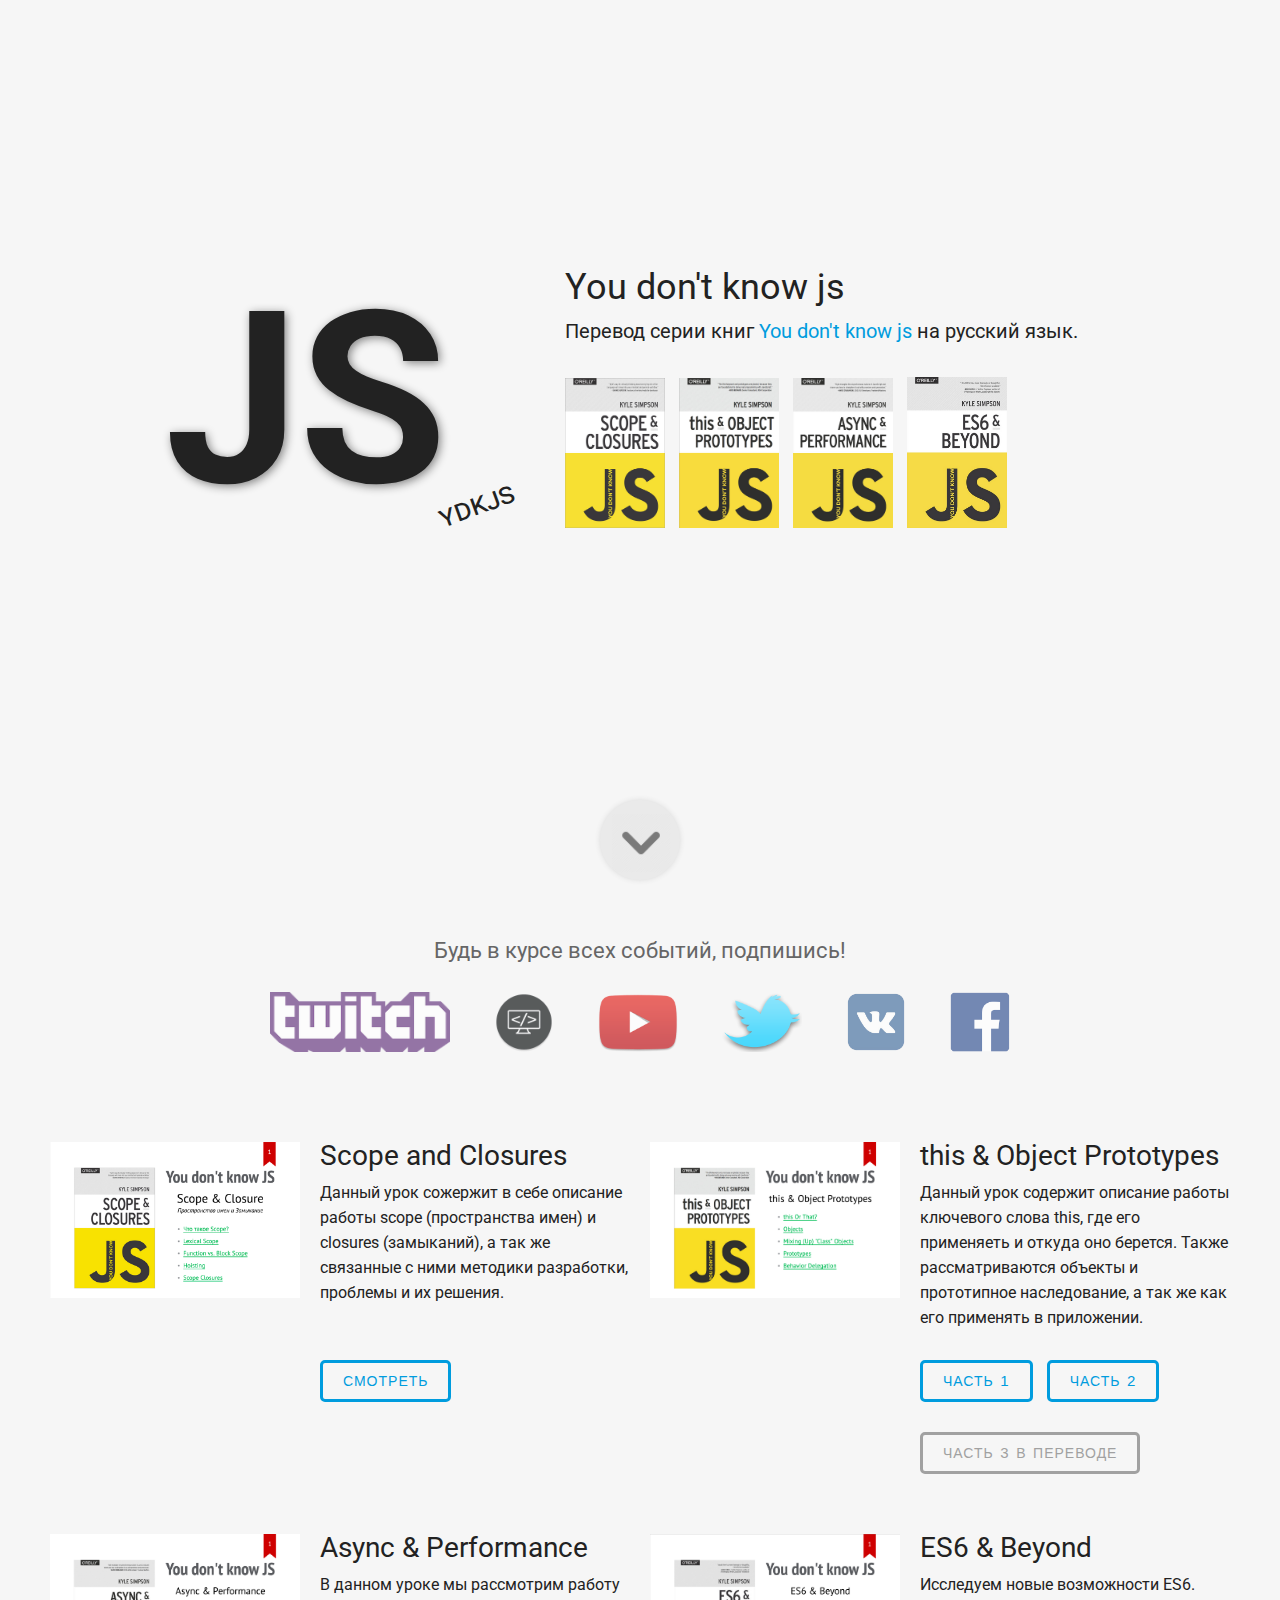
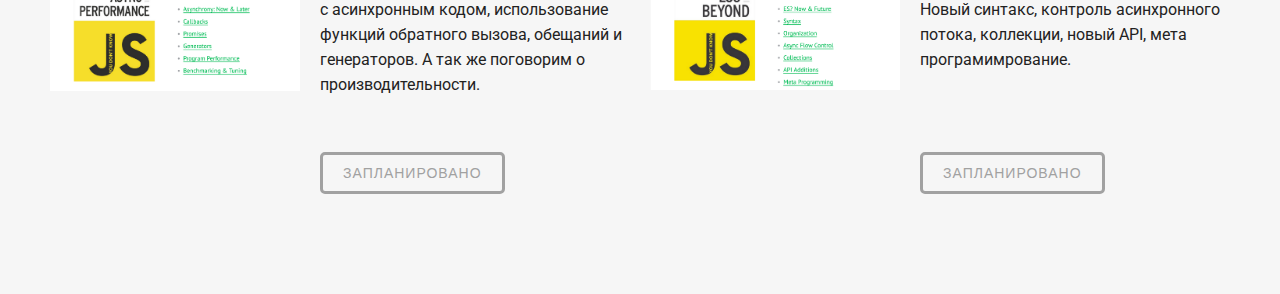
<file: index.html>
<!DOCTYPE html>
<html>
<head>
	<meta charset="utf-8">
	<meta http-equiv="X-UA-Compatible" content="IE=edge">
	<title>You don't know JS - на русском</title>
	<link href='https://fonts.googleapis.com/css?family=Roboto:400,700,300&subset=latin,cyrillic' rel='stylesheet' type='text/css'>
	<link rel="stylesheet" href="css/main.css">

	<script src="https://cdnjs.cloudflare.com/ajax/libs/jquery/3.1.1/jquery.min.js"></script>
	<script src="js/main.js"></script>

	<script>
		(function(i,s,o,g,r,a,m){i['GoogleAnalyticsObject']=r;i[r]=i[r]||function(){
		(i[r].q=i[r].q||[]).push(arguments)},i[r].l=1*new Date();a=s.createElement(o),
		m=s.getElementsByTagName(o)[0];a.async=1;a.src=g;m.parentNode.insertBefore(a,m)
		})(window,document,'script','https://www.google-analytics.com/analytics.js','ga');

		ga('create', 'UA-77908609-1', 'auto');
		ga('send', 'pageview');
	</script>

	<script type="text/javascript">
		$(function(){
			$('main article .content > a').on('click', function(event){
				var a = $(event.currentTarget);
				var vtag = a.data('vtag');
				ga('send', 'event', 'lecture', 'go', vtag);
			});
		});
	</script>

</head>
<body>
	<header>
		<div class="logo">
			<span>JS</span>
			<em>ydkjs</em>
		</div>
		<div class="desc">
			<h1>You don't know js</h1>
			<p>
				Перевод серии книг <a href="https://github.com/getify/You-Dont-Know-JS" target="_blank" title="You don't know js">You don't know js</a> 
				на русский язык.
			</p>
			<div class="books">
				<a target="_blank" href="https://github.com/getify/You-Dont-Know-JS/blob/master/scope%20&%20closures/README.md#you-dont-know-js-scope--closures"><img src="img/sac_cover.jpg" alt=""></a>
				<a target="_blank" href="https://github.com/getify/You-Dont-Know-JS/blob/master/this%20&%20object%20prototypes/README.md#you-dont-know-js-this--object-prototypes"><img src="img/taop_cover.jpg" alt=""></a>
				<a target="_blank" href="https://github.com/getify/You-Dont-Know-JS/blob/master/async%20&%20performance/README.md#you-dont-know-js-async--performance"><img src="img/aap_cover.jpg" alt=""></a>
				<a target="_blank" href="https://github.com/getify/You-Dont-Know-JS/blob/master/es6%20&%20beyond/README.md#you-dont-know-js-es6--beyond"><img src="img/es6_cover.jpg" alt=""></a>
			</div>
		</div>
	</header>

	<div class="scroll">
		<span></span>
	</div>

	<section class="networks">
		<p>Будь в курсе всех событий, подпишись!</p>
		<ul>
			<li>
				<a target="_blank" href="https://www.twitch.tv/jokeinthepoke" title="twitch account"><img src="img/twitch.png" alt="twitch"></a>
			</li>
			
			<li>
				<a target="_blank" href="https://www.livecoding.tv/nixel/" title="livecoding account"><img src="img/livecoding.png" alt="livecoding"></a>
			</li>

			<li>
				<a target="_blank" href="https://www.youtube.com/c/RomanKuzovlev" title="youtube account"><img src="img/youtube.png" alt="youtube"></a>
			</li>

			<li>
				<a target="_blank" href="https://twitter.com/RKuzovlev" title="twitter account"><img src="img/twitter.png" alt="twitter"></a>
			</li>

			<li>
				<a target="_blank" href="http://vk.com/ydkjs" title="vkontakte account"><img src="img/vkontakte.png" alt="facebook"></a>
			</li>

			<li>
				<a target="_blank" href="https://www.facebook.com/groups/734879493320491" title="facebook account"><img src="img/facebook.png" alt="facebook"></a>
			</li>
		</ul>
	</section>

	<main>
		<article>
			<img src="img/sac.png" alt="" class="poster">
			<div class="content">
				<h2>Scope and Closures</h2>
				<p class="desc">Данный урок сожержит в себе описание работы scope (пространства имен) и closures (замыканий), а так же связанные с ними методики разработки, проблемы и их решения.</p>
				<a href="https://youtu.be/uI-hjpmNeYI" data-vtag="sac" target="_blank" title="Scope and Closures"><button class="status ready">смотреть</button></a>
			</div>
		</article>

		<article>
			<img src="img/taop.png" alt="" class="poster">
			<div class="content">
				<h2>this & Object Prototypes</h2>
				<p class="desc">Данный урок содержит описание работы ключевого слова <em>this</em>, где его применяеть и откуда оно берется. Также рассматриваются объекты и прототипное наследование, а так же как его применять в приложении.</p>
				<a href="https://youtu.be/3btM1eujf9s?list=PLX2w39aiY5NJFkTMw0XaJ5yW_95lkjVNP" data-vtag="taop1" target="_blank" title="this - контекст исполнения функции"><button class="status ready">часть <span class="n">1</span></button></a>
				<a href="https://youtu.be/xltVJZbTl4Y?list=PLX2w39aiY5NJFkTMw0XaJ5yW_95lkjVNP" data-vtag="taop2" target="_blank" title="Объекты"><button class="status ready">часть <span class="n">2</span></button></a>
				<button class="status progress">часть <span class="n">3</span> в переводе</button>
			</div>
		</article>

		<article>
			<img src="img/aap.png" alt="" class="poster">
			<div class="content">
				<h2>Async & Performance</h2>
				<p class="desc">В данном уроке мы рассмотрим работу с асинхронным кодом, использование функций обратного вызова, обещаний и генераторов. А так же поговорим о производительности.</p>
				<button class="status planned">запланировано</button>
			</div>
		</article>

		<article>
			<img src="img/es6ab.png" alt="" class="poster">
			<div class="content">
				<h2>ES6 & Beyond</h2>
				<p class="desc">Исследуем новые возможности ES6. Новый синтакс, контроль асинхронного потока, коллекции, новый API, мета програмимрование.</p>
				<button class="status planned">запланировано</button>
			</div>
		</article>
	</main>

	<footer>
		
	</footer>

</body>
</html>
</file>
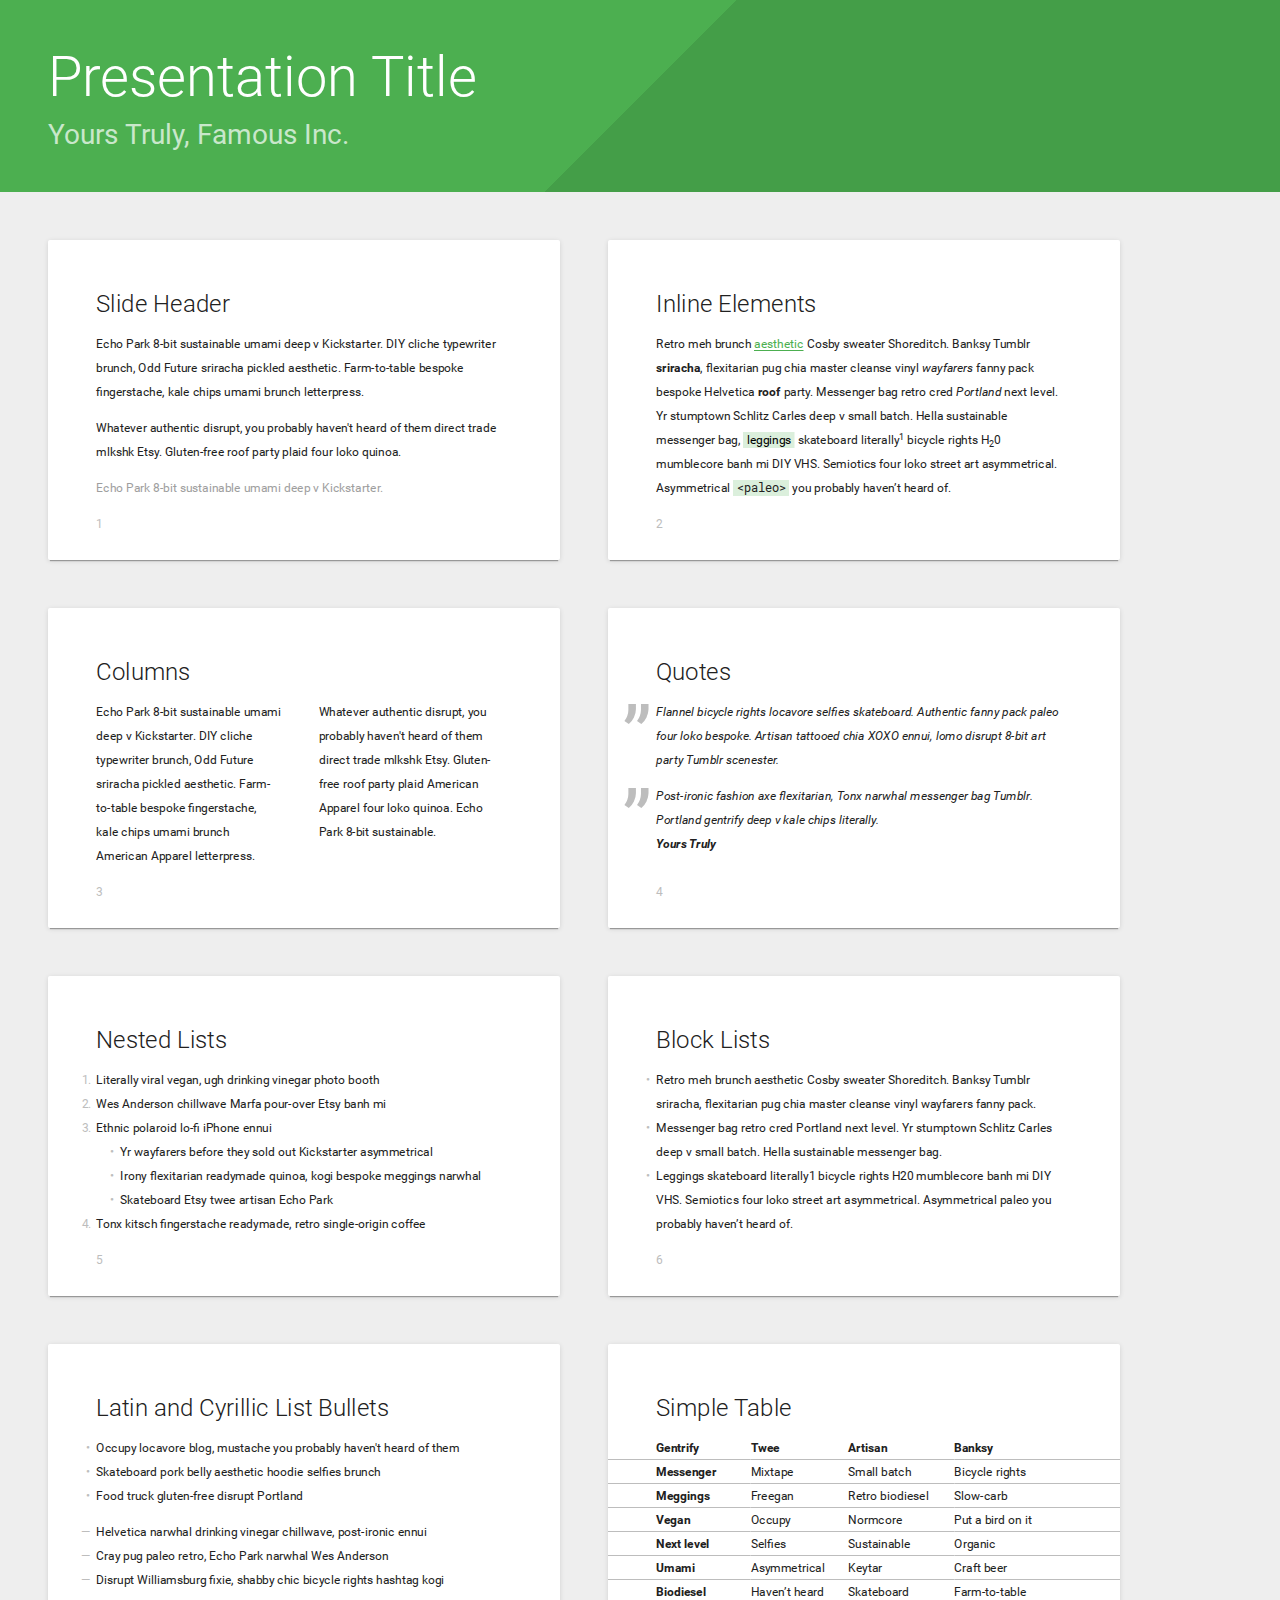
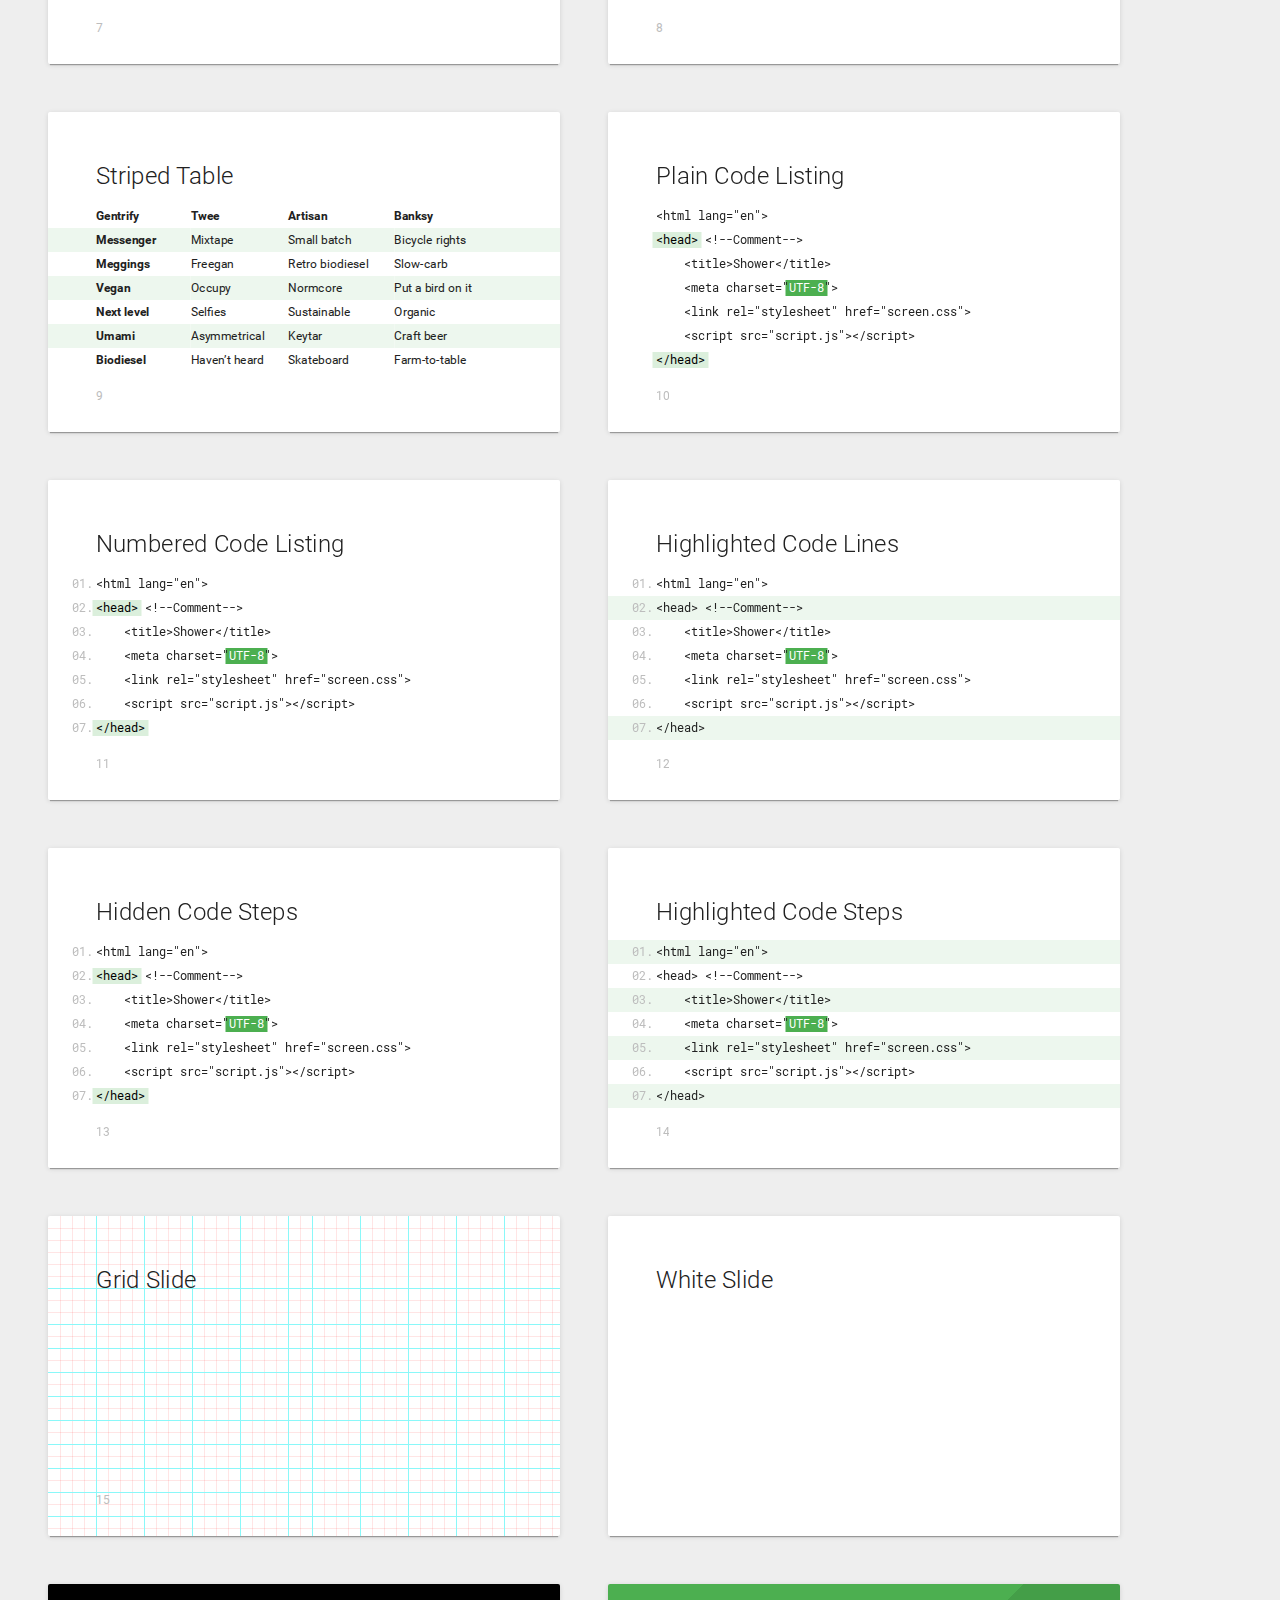
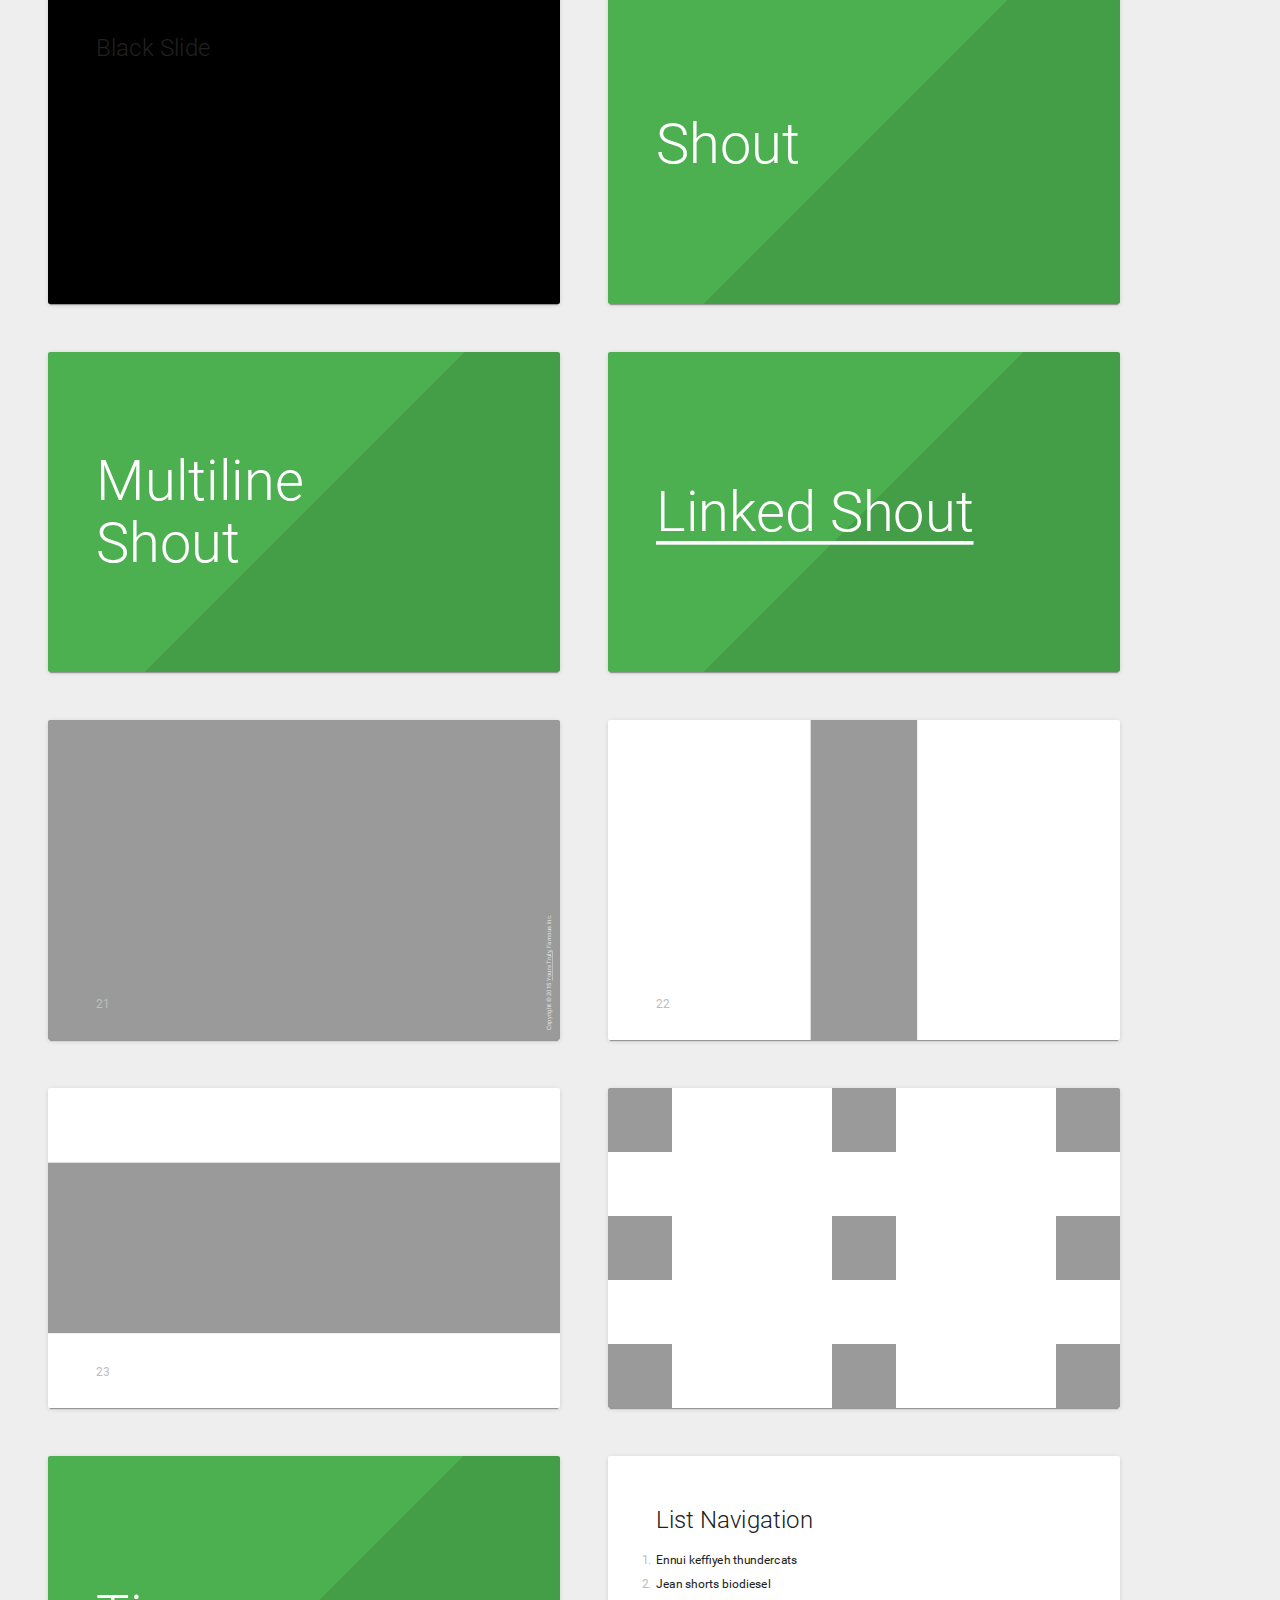
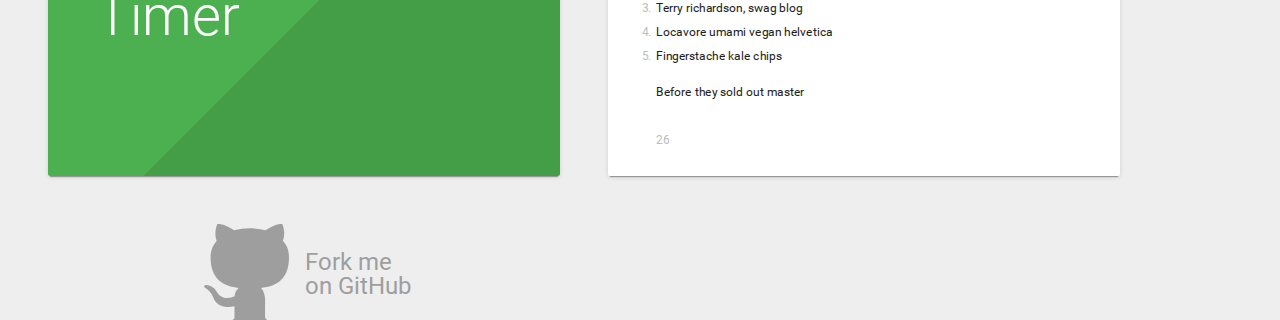
<file: slides/shower/themes/material/index.html>
<!DOCTYPE html>
<html lang="en">
<head>
	<title>Material theme for Shower</title>
	<meta charset="utf-8">
	<meta http-equiv="x-ua-compatible" content="ie=edge">
	<meta name="viewport" content="width=device-width, initial-scale=1, maximum-scale=1">
	<link rel="stylesheet" href="styles/screen-16x10.css">
</head>
<body class="shower list">
	<header class="caption">
		<h1>Presentation Title</h1>
		<p><a href="">Yours Truly</a>, Famous Inc.</p>
	</header>
	<section class="slide">
		<h2>Slide Header</h2>
		<p>Echo Park 8-bit sustainable umami deep v Kickstarter. DIY cliche typewriter brunch, Odd Future sriracha pickled aesthetic. Farm-to-table bespoke fingerstache, kale chips umami brunch letterpress.</p>
		<p>Whatever authentic disrupt, you probably haven't heard of them direct trade mlkshk Etsy. Gluten-free roof party plaid four loko quinoa.</p>
		<p class="note">Echo Park 8-bit sustainable umami deep v Kickstarter.</p>
	</section>
	<section class="slide">
		<h2>Inline Elements</h2>
		<p>Retro meh brunch <a href="">aesthetic</a> Cosby sweater Shoreditch. Banksy Tumblr <strong>sriracha</strong>, flexitarian pug chia master cleanse vinyl <em>wayfarers</em> fanny pack bespoke Helvetica <b>roof</b> party. Messenger bag retro cred <i>Portland</i> next level. Yr stumptown Schlitz Carles deep v small batch. Hella sustainable messenger bag, <mark>leggings</mark> skateboard literally<sup>1</sup> bicycle rights H<sub>2</sub>0 mumblecore banh mi DIY VHS. Semiotics four loko street art asymmetrical. Asymmetrical <code>&lt;paleo&gt;</code> you probably haven’t heard of.</p>
		<footer class="footer">
			<p>Retro meh brunch <a href="">aesthetic</a> Cosby sweater Shoreditch. Banksy Tumblr <strong>sriracha</strong>, flexitarian pug chia master cleanse vinyl <em>wayfarers</em> fanny pack bespoke Helvetica <b>roof</b> party. Messenger bag retro cred <i>Portland</i> next level. Yr stumptown Schlitz Carles deep v small batch. Hella sustainable messenger bag, <mark>leggings</mark> skateboard literally<sup>1</sup> bicycle rights H<sub>2</sub>0 mumblecore banh mi DIY VHS. Semiotics four loko street art asymmetrical. Asymmetrical <code>&lt;paleo&gt;</code> you probably haven’t heard of.</p>
		</footer>
	</section>
	<section class="slide">
		<h2>Columns</h2>
		<p class="double">Echo Park 8-bit sustainable umami deep v Kickstarter. DIY cliche typewriter brunch, Odd Future sriracha pickled aesthetic. Farm-to-table bespoke fingerstache, kale chips umami brunch American Apparel letterpress. Whatever authentic disrupt, you probably haven't heard of them direct trade mlkshk Etsy. Gluten-free roof party plaid American Apparel four loko quinoa. Echo Park 8-bit sustainable.</p>
	</section>
	<section class="slide">
		<h2>Quotes</h2>
		<blockquote>
			<p>Flannel bicycle rights locavore selfies skateboard. Authentic fanny pack paleo four loko bespoke. Artisan tattooed chia XOXO ennui, lomo disrupt 8-bit art party Tumblr scenester.</p>
		</blockquote>
		<figure>
			<blockquote>
				<p>Post-ironic fashion axe flexitarian, Tonx narwhal messenger bag Tumblr. Portland gentrify deep v kale chips literally.</p>
			</blockquote>
			<figcaption>Yours Truly</figcaption>
		</figure>
	</section>
	<section class="slide">
		<h2>Nested Lists</h2>
		<ol>
			<li>Literally viral vegan, ugh drinking vinegar photo booth</li>
			<li>Wes Anderson chillwave Marfa pour-over Etsy banh mi</li>
			<li>Ethnic polaroid lo-fi iPhone ennui
				<ul>
					<li>Yr wayfarers before they sold out Kickstarter asymmetrical</li>
					<li>Irony flexitarian readymade quinoa, kogi bespoke meggings narwhal</li>
					<li>Skateboard Etsy twee artisan Echo Park</li>
				</ul>
			</li>
			<li>Tonx kitsch fingerstache readymade, retro single-origin coffee</li>
		</ol>
	</section>
	<section class="slide">
		<h2>Block Lists</h2>
		<ul>
			<li>Retro meh brunch aesthetic Cosby sweater Shoreditch. Banksy Tumblr sriracha, flexitarian pug chia master cleanse vinyl wayfarers fanny pack.</li>
			<li>Messenger bag retro cred Portland next level. Yr stumptown Schlitz Carles deep v small batch. Hella sustainable messenger bag.</li>
			<li>Leggings skateboard literally1 bicycle rights H20 mumblecore banh mi DIY VHS. Semiotics four loko street art asymmetrical. Asymmetrical paleo you probably haven’t heard of.</li>
		</ul>
	</section>
	<section class="slide">
		<h2>Latin and Cyrillic List Bullets</h2>
		<ul lang="en">
			<li>Occupy locavore blog, mustache you probably haven't heard of them</li>
			<li>Skateboard pork belly aesthetic hoodie selfies brunch</li>
			<li>Food truck gluten-free disrupt Portland</li>
		</ul>
		<ul lang="ru">
			<li>Helvetica narwhal drinking vinegar chillwave, post-ironic ennui</li>
			<li>Cray pug paleo retro, Echo Park narwhal Wes Anderson</li>
			<li>Disrupt Williamsburg fixie, shabby chic bicycle rights hashtag kogi</li>
		</ul>
	</section>
	<section class="slide">
		<h2>Simple Table</h2>
		<table>
		<tr>
			<th scope="col">Gentrify</th>
			<th>Twee</th>
			<th>Artisan</th>
			<th>Banksy</th>
		</tr>
		<tr>
			<th scope="row">Messenger</th>
			<td>Mixtape</td>
			<td>Small batch</td>
			<td>Bicycle rights</td>
		</tr>
		<tr>
			<th scope="row">Meggings</th>
			<td>Freegan</td>
			<td>Retro biodiesel</td>
			<td>Slow-carb</td>
		</tr>
		<tr>
			<th scope="row">Vegan</th>
			<td>Occupy</td>
			<td>Normcore</td>
			<td>Put a bird on it</td>
		</tr>
		<tr>
			<th scope="row">Next level</th>
			<td>Selfies</td>
			<td>Sustainable</td>
			<td>Organic</td>
		</tr>
		<tr>
			<th scope="row">Umami</th>
			<td>Asymmetrical</td>
			<td>Keytar</td>
			<td>Craft beer</td>
		</tr>
		<tr>
			<th scope="row">Biodiesel</th>
			<td>Haven’t heard</td>
			<td>Skateboard</td>
			<td>Farm-to-table</td>
		</tr>
		</table>
	</section>
	<section class="slide">
		<h2>Striped Table</h2>
		<table class="striped">
		<tr>
			<th scope="col">Gentrify</th>
			<th>Twee</th>
			<th>Artisan</th>
			<th>Banksy</th>
		</tr>
		<tr>
			<th scope="row">Messenger</th>
			<td>Mixtape</td>
			<td>Small batch</td>
			<td>Bicycle rights</td>
		</tr>
		<tr>
			<th scope="row">Meggings</th>
			<td>Freegan</td>
			<td>Retro biodiesel</td>
			<td>Slow-carb</td>
		</tr>
		<tr>
			<th scope="row">Vegan</th>
			<td>Occupy</td>
			<td>Normcore</td>
			<td>Put a bird on it</td>
		</tr>
		<tr>
			<th scope="row">Next level</th>
			<td>Selfies</td>
			<td>Sustainable</td>
			<td>Organic</td>
		</tr>
		<tr>
			<th scope="row">Umami</th>
			<td>Asymmetrical</td>
			<td>Keytar</td>
			<td>Craft beer</td>
		</tr>
		<tr>
			<th scope="row">Biodiesel</th>
			<td>Haven’t heard</td>
			<td>Skateboard</td>
			<td>Farm-to-table</td>
		</tr>
		</table>
	</section>
	<section class="slide">
		<h2>Plain Code Listing</h2>
		<pre><code>&lt;html lang="en"&gt;
<mark>&lt;head&gt;</mark> <span class="comment">&lt;!--Comment--&gt;</span>
	&lt;title&gt;Shower&lt;/title&gt;
	&lt;meta charset="<mark class="important">UTF-8</mark>"&gt;
	&lt;link rel="stylesheet" href="screen.css"&gt;
	&lt;script src="script.js"&gt;&lt;/script&gt;
<mark>&lt;/head&gt;</mark></code></pre>
	</section>
	<section class="slide">
		<h2>Numbered Code Listing</h2>
		<pre>
			<code>&lt;html lang="en"&gt;</code>
			<code><mark>&lt;head&gt;</mark> <span class="comment">&lt;!--Comment--&gt;</span></code>
			<code>	&lt;title&gt;Shower&lt;/title&gt;</code>
			<code>	&lt;meta charset="<mark class="important">UTF-8</mark>"&gt;</code>
			<code>	&lt;link rel="stylesheet" href="screen.css"&gt;</code>
			<code>	&lt;script src="script.js"&gt;&lt;/script&gt;</code>
			<code><mark>&lt;/head&gt;</mark></code>
		</pre>
	</section>
	<section class="slide">
		<h2>Highlighted Code Lines</h2>
		<pre>
			<code>&lt;html lang="en"&gt;</code>
			<code class="mark">&lt;head&gt; <span class="comment">&lt;!--Comment--&gt;</span></code>
			<code>	&lt;title&gt;Shower&lt;/title&gt;</code>
			<code>	&lt;meta charset="<mark class="important">UTF-8</mark>"&gt;</code>
			<code>	&lt;link rel="stylesheet" href="screen.css"&gt;</code>
			<code>	&lt;script src="script.js"&gt;&lt;/script&gt;</code>
			<code class="mark">&lt;/head&gt;</code>
		</pre>
	</section>
	<section class="slide">
		<h2>Hidden Code Steps</h2>
		<pre>
			<code class="next">&lt;html lang="en"&gt;</code>
			<code class="next"><mark>&lt;head&gt;</mark> <span class="comment">&lt;!--Comment--&gt;</span></code>
			<code class="next">	&lt;title&gt;Shower&lt;/title&gt;</code>
			<code class="next">	&lt;meta charset="<mark class="important">UTF-8</mark>"&gt;</code>
			<code class="next">	&lt;link rel="stylesheet" href="screen.css"&gt;</code>
			<code class="next">	&lt;script src="script.js"&gt;&lt;/script&gt;</code>
			<code class="next"><mark>&lt;/head&gt;</mark></code>
		</pre>
	</section>
	<section class="slide">
		<h2>Highlighted Code Steps</h2>
		<pre>
			<code class="mark next">&lt;html lang="en"&gt;</code>
			<code>&lt;head&gt; <span class="comment">&lt;!--Comment--&gt;</span></code>
			<code class="mark next">	&lt;title&gt;Shower&lt;/title&gt;</code>
			<code>	&lt;meta charset="<mark class="important">UTF-8</mark>"&gt;</code>
			<code class="mark next">	&lt;link rel="stylesheet" href="screen.css"&gt;</code>
			<code>	&lt;script src="script.js"&gt;&lt;/script&gt;</code>
			<code class="mark next">&lt;/head&gt;</code>
		</pre>
	</section>
	<section class="slide grid">
		<h2>Grid Slide</h2>
	</section>
	<section class="slide white">
		<h2>White Slide</h2>
	</section>
	<section class="slide black">
		<h2>Black Slide</h2>
	</section>
	<section class="slide">
		<h2 class="shout">Shout</h2>
	</section>
	<section class="slide">
		<h2 class="shout">Multiline<br>Shout</h2>
	</section>
	<section class="slide">
		<h2 class="shout"><a href="">Linked Shout</a></h2>
	</section>
	<section class="slide">
		<figure>
			<img class="cover" src="pictures/exact.png" alt="">
			<figcaption class="white">Copyright © 2015 <a href="">Yours Truly</a>, Famous Inc.</figcaption>
		</figure>
	</section>
	<section class="slide">
		<img class="cover" src="pictures/tall.png" alt="">
	</section>
	<section class="slide">
		<img class="cover" src="pictures/wide.png" alt="">
	</section>
	<section class="slide white">
		<img class="place top left" src="pictures/square.png" alt="">
		<img class="place top" src="pictures/square.png" alt="">
		<img class="place top right" src="pictures/square.png" alt="">
		<img class="place left" src="pictures/square.png" alt="">
		<img class="place" src="pictures/square.png" alt="">
		<img class="place right" src="pictures/square.png" alt="">
		<img class="place bottom left" src="pictures/square.png" alt="">
		<img class="place bottom" src="pictures/square.png" alt="">
		<img class="place bottom right" src="pictures/square.png" alt="">
	</section>
	<section class="slide" data-timing="00:03">
		<h2 class="shout">Timer</h2>
	</section>
	<section class="slide">
		<h2>List Navigation</h2>
		<ol>
			<li>Ennui keffiyeh thundercats</li>
			<li class="next">Jean shorts biodiesel</li>
			<li class="next">Terry richardson, swag blog</li>
			<li class="next">Locavore umami vegan helvetica</li>
			<li class="next">Fingerstache kale chips</li>
		</ol>
		<p class="next">Before they sold out master</p>
	</section>
	<div class="progress"></div>
	<footer class="badge">
		<a href="https://github.com/shower/shower">Fork me on GitHub</a>
	</footer>
	<script src="../../shower.min.js"></script>
	<!-- Copyright © 2015 Yours Truly, Famous Inc. -->
</body>
</html>
</file>
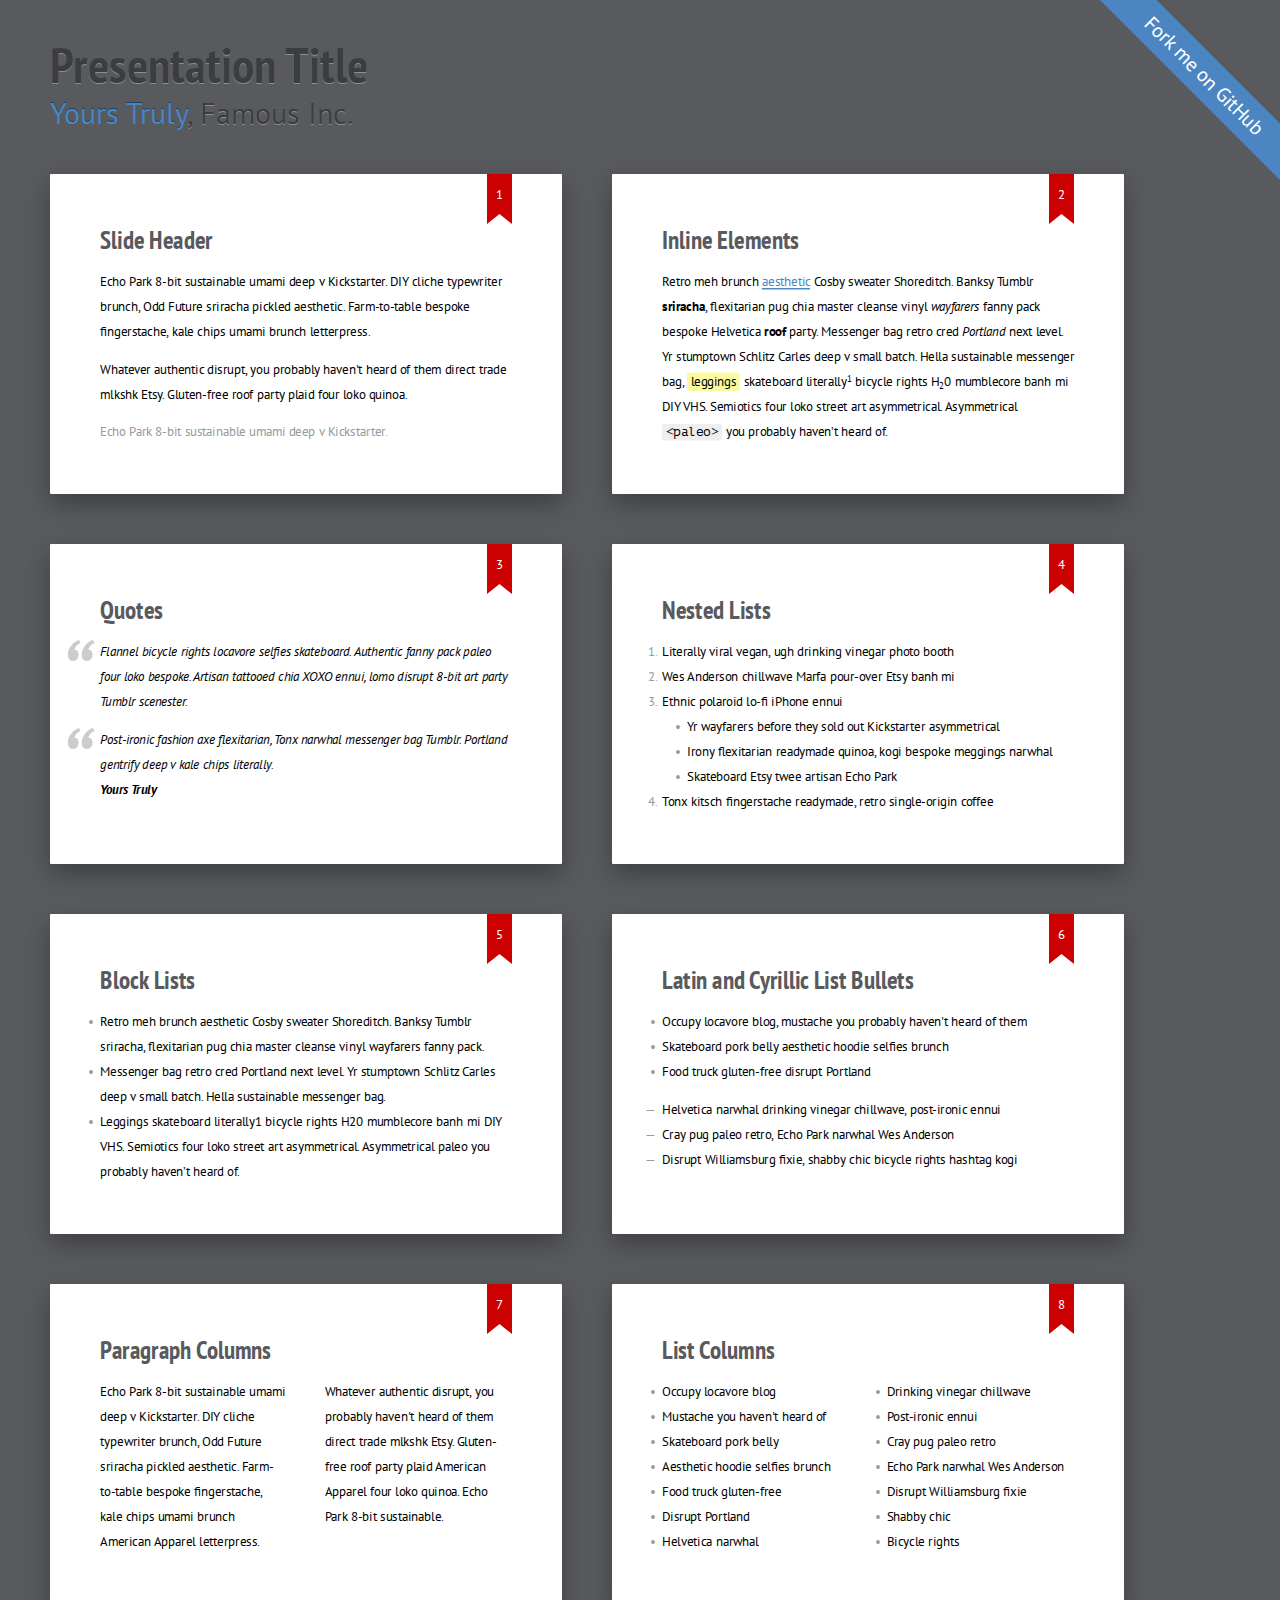
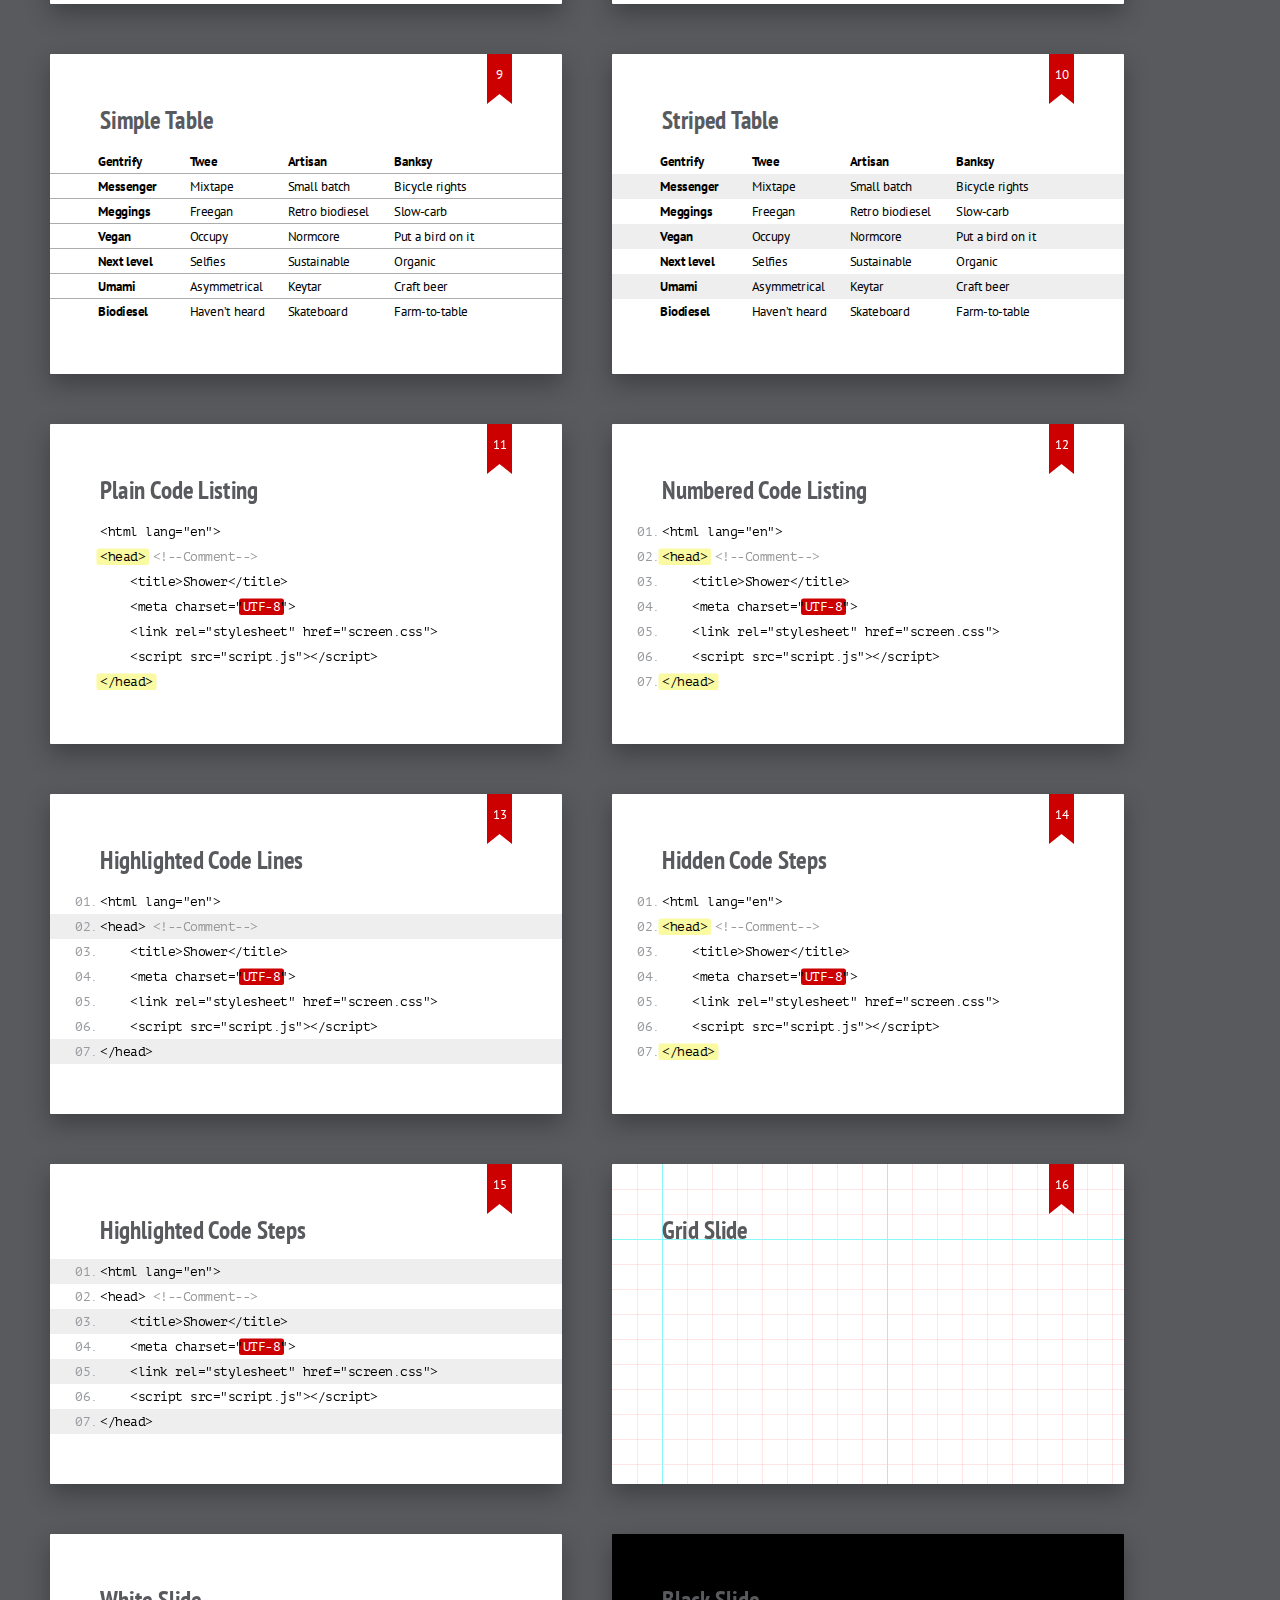
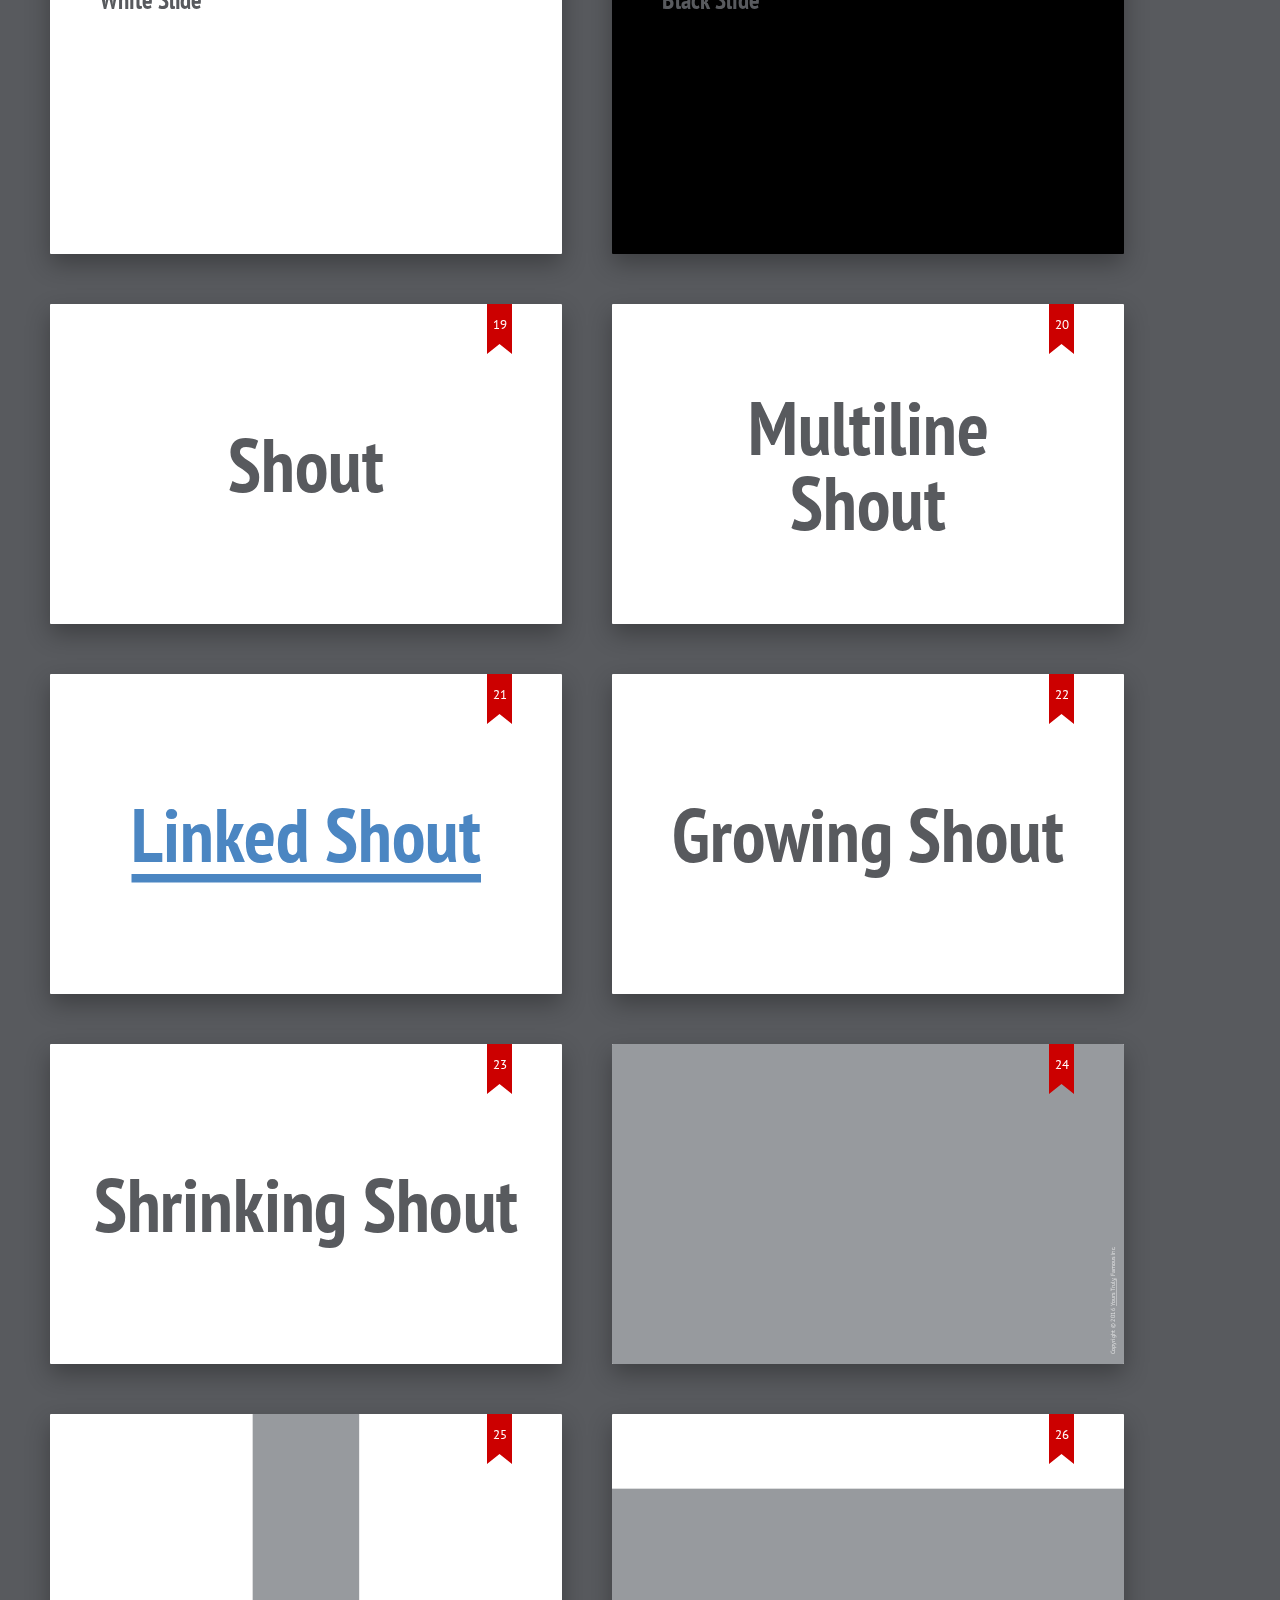
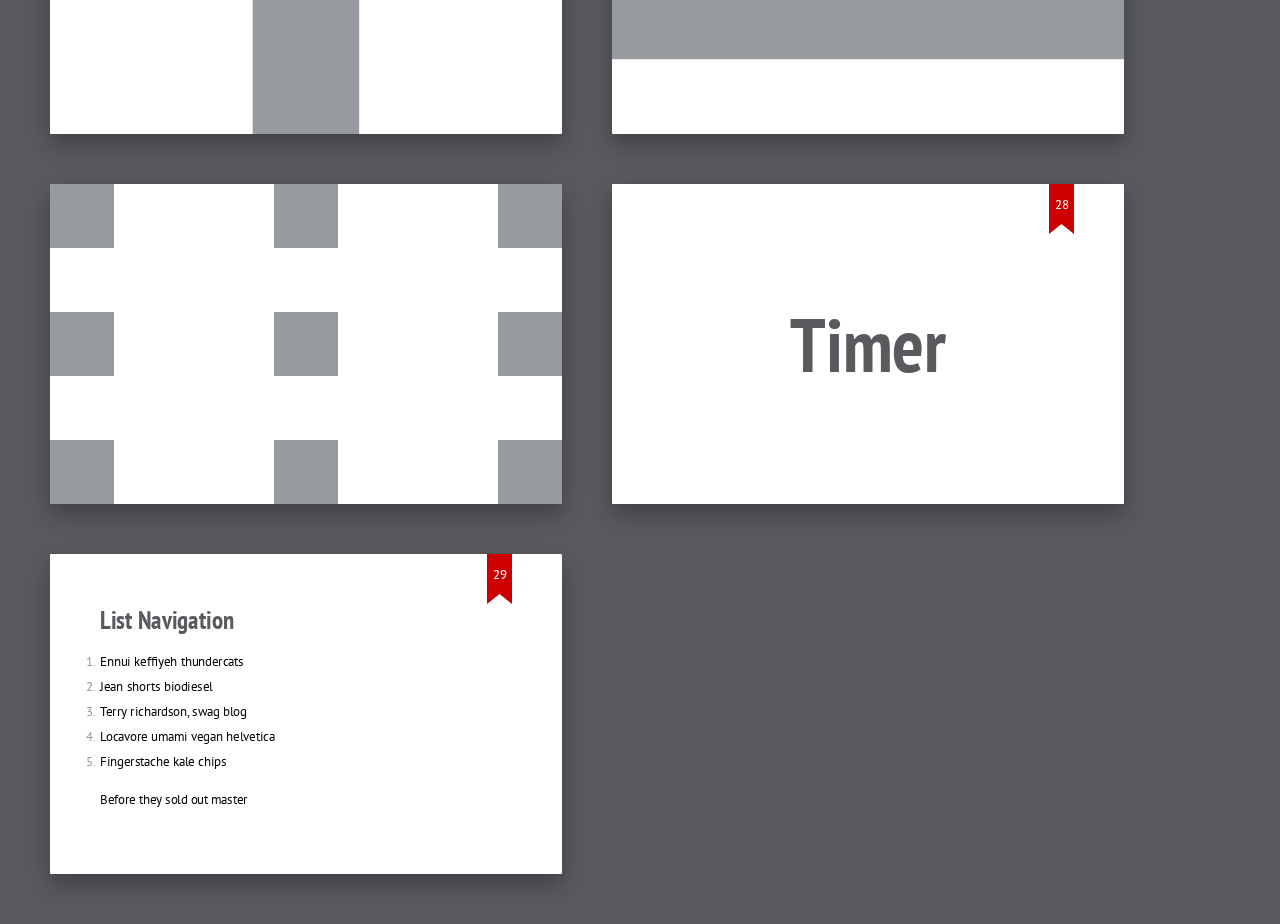
<file: slides/shower/themes/ribbon/index.html>
<!DOCTYPE html>
<html lang="en">
<head>
	<title>Ribbon theme for Shower</title>
	<meta charset="utf-8">
	<meta http-equiv="x-ua-compatible" content="ie=edge">
	<meta name="viewport" content="width=device-width, initial-scale=1, maximum-scale=1">
	<link rel="stylesheet" href="styles/screen-16x10.css">
</head>
<body class="shower list">
	<header class="caption">
		<h1>Presentation Title</h1>
		<p><a href="">Yours Truly</a>, Famous Inc.</p>
	</header>
	<section class="slide">
		<h2>Slide Header</h2>
		<p>Echo Park 8-bit sustainable umami deep v Kickstarter. DIY cliche typewriter brunch, Odd Future sriracha pickled aesthetic. Farm-to-table bespoke fingerstache, kale chips umami brunch letterpress.</p>
		<p>Whatever authentic disrupt, you probably haven't heard of them direct trade mlkshk Etsy. Gluten-free roof party plaid four loko quinoa.</p>
		<p class="note">Echo Park 8-bit sustainable umami deep v Kickstarter.</p>
	</section>
	<section class="slide">
		<h2>Inline Elements</h2>
		<p>Retro meh brunch <a href="">aesthetic</a> Cosby sweater Shoreditch. Banksy Tumblr <strong>sriracha</strong>, flexitarian pug chia master cleanse vinyl <em>wayfarers</em> fanny pack bespoke Helvetica <b>roof</b> party. Messenger bag retro cred <i>Portland</i> next level. Yr stumptown Schlitz Carles deep v small batch. Hella sustainable messenger bag, <mark>leggings</mark> skateboard literally<sup>1</sup> bicycle rights H<sub>2</sub>0 mumblecore banh mi DIY VHS. Semiotics four loko street art asymmetrical. Asymmetrical <code>&lt;paleo&gt;</code> you probably haven’t heard of.</p>
		<footer class="footer">
			<p>Retro meh brunch <a href="">aesthetic</a> Cosby sweater Shoreditch. Banksy Tumblr <strong>sriracha</strong>, flexitarian pug chia master cleanse vinyl <em>wayfarers</em> fanny pack bespoke Helvetica <b>roof</b> party. Messenger bag retro cred <i>Portland</i> next level. Yr stumptown Schlitz Carles deep v small batch. Hella sustainable messenger bag, <mark>leggings</mark> skateboard literally<sup>1</sup> bicycle rights H<sub>2</sub>0 mumblecore banh mi DIY VHS. Semiotics four loko street art asymmetrical. Asymmetrical <code>&lt;paleo&gt;</code> you probably haven’t heard of.</p>
		</footer>
	</section>
	<section class="slide">
		<h2>Quotes</h2>
		<blockquote>
			<p>Flannel bicycle rights locavore selfies skateboard. Authentic fanny pack paleo four loko bespoke. Artisan tattooed chia XOXO ennui, lomo disrupt 8-bit art party Tumblr scenester.</p>
		</blockquote>
		<figure>
			<blockquote>
				<p>Post-ironic fashion axe flexitarian, Tonx narwhal messenger bag Tumblr. Portland gentrify deep v kale chips literally.</p>
			</blockquote>
			<figcaption>Yours Truly</figcaption>
		</figure>
	</section>
	<section class="slide">
		<h2>Nested Lists</h2>
		<ol>
			<li>Literally viral vegan, ugh drinking vinegar photo booth</li>
			<li>Wes Anderson chillwave Marfa pour-over Etsy banh mi</li>
			<li>Ethnic polaroid lo-fi iPhone ennui
				<ul>
					<li>Yr wayfarers before they sold out Kickstarter asymmetrical</li>
					<li>Irony flexitarian readymade quinoa, kogi bespoke meggings narwhal</li>
					<li>Skateboard Etsy twee artisan Echo Park</li>
				</ul>
			</li>
			<li>Tonx kitsch fingerstache readymade, retro single-origin coffee</li>
		</ol>
	</section>
	<section class="slide">
		<h2>Block Lists</h2>
		<ul>
			<li>Retro meh brunch aesthetic Cosby sweater Shoreditch. Banksy Tumblr sriracha, flexitarian pug chia master cleanse vinyl wayfarers fanny pack.</li>
			<li>Messenger bag retro cred Portland next level. Yr stumptown Schlitz Carles deep v small batch. Hella sustainable messenger bag.</li>
			<li>Leggings skateboard literally1 bicycle rights H20 mumblecore banh mi DIY VHS. Semiotics four loko street art asymmetrical. Asymmetrical paleo you probably haven’t heard of.</li>
		</ul>
	</section>
	<section class="slide">
		<h2>Latin and Cyrillic List Bullets</h2>
		<ul lang="en">
			<li>Occupy locavore blog, mustache you probably haven't heard of them</li>
			<li>Skateboard pork belly aesthetic hoodie selfies brunch</li>
			<li>Food truck gluten-free disrupt Portland</li>
		</ul>
		<ul lang="ru">
			<li>Helvetica narwhal drinking vinegar chillwave, post-ironic ennui</li>
			<li>Cray pug paleo retro, Echo Park narwhal Wes Anderson</li>
			<li>Disrupt Williamsburg fixie, shabby chic bicycle rights hashtag kogi</li>
		</ul>
	</section>
	<section class="slide">
		<h2>Paragraph Columns</h2>
		<p class="double">Echo Park 8-bit sustainable umami deep v Kickstarter. DIY cliche typewriter brunch, Odd Future sriracha pickled aesthetic. Farm-to-table bespoke fingerstache, kale chips umami brunch American Apparel letterpress. Whatever authentic disrupt, you probably haven't heard of them direct trade mlkshk Etsy. Gluten-free roof party plaid American Apparel four loko quinoa. Echo Park 8-bit sustainable.</p>
	</section>
	<section class="slide">
		<h2>List Columns</h2>
		<ul class="double">
			<li>Occupy locavore blog</li>
			<li>Mustache you haven't heard of</li>
			<li>Skateboard pork belly</li>
			<li>Aesthetic hoodie selfies brunch</li>
			<li>Food truck gluten-free</li>
			<li>Disrupt Portland</li>
			<li>Helvetica narwhal</li>
			<li>Drinking vinegar chillwave</li>
			<li>Post-ironic ennui</li>
			<li>Cray pug paleo retro</li>
			<li>Echo Park narwhal Wes Anderson</li>
			<li>Disrupt Williamsburg fixie</li>
			<li>Shabby chic</li>
			<li>Bicycle rights</li>
		</ul>
	</section>
	<section class="slide">
		<h2>Simple Table</h2>
		<table>
		<tr>
			<th scope="col">Gentrify</th>
			<th>Twee</th>
			<th>Artisan</th>
			<th>Banksy</th>
		</tr>
		<tr>
			<th scope="row">Messenger</th>
			<td>Mixtape</td>
			<td>Small batch</td>
			<td>Bicycle rights</td>
		</tr>
		<tr>
			<th scope="row">Meggings</th>
			<td>Freegan</td>
			<td>Retro biodiesel</td>
			<td>Slow-carb</td>
		</tr>
		<tr>
			<th scope="row">Vegan</th>
			<td>Occupy</td>
			<td>Normcore</td>
			<td>Put a bird on it</td>
		</tr>
		<tr>
			<th scope="row">Next level</th>
			<td>Selfies</td>
			<td>Sustainable</td>
			<td>Organic</td>
		</tr>
		<tr>
			<th scope="row">Umami</th>
			<td>Asymmetrical</td>
			<td>Keytar</td>
			<td>Craft beer</td>
		</tr>
		<tr>
			<th scope="row">Biodiesel</th>
			<td>Haven’t heard</td>
			<td>Skateboard</td>
			<td>Farm-to-table</td>
		</tr>
		</table>
	</section>
	<section class="slide">
		<h2>Striped Table</h2>
		<table class="striped">
		<tr>
			<th scope="col">Gentrify</th>
			<th>Twee</th>
			<th>Artisan</th>
			<th>Banksy</th>
		</tr>
		<tr>
			<th scope="row">Messenger</th>
			<td>Mixtape</td>
			<td>Small batch</td>
			<td>Bicycle rights</td>
		</tr>
		<tr>
			<th scope="row">Meggings</th>
			<td>Freegan</td>
			<td>Retro biodiesel</td>
			<td>Slow-carb</td>
		</tr>
		<tr>
			<th scope="row">Vegan</th>
			<td>Occupy</td>
			<td>Normcore</td>
			<td>Put a bird on it</td>
		</tr>
		<tr>
			<th scope="row">Next level</th>
			<td>Selfies</td>
			<td>Sustainable</td>
			<td>Organic</td>
		</tr>
		<tr>
			<th scope="row">Umami</th>
			<td>Asymmetrical</td>
			<td>Keytar</td>
			<td>Craft beer</td>
		</tr>
		<tr>
			<th scope="row">Biodiesel</th>
			<td>Haven’t heard</td>
			<td>Skateboard</td>
			<td>Farm-to-table</td>
		</tr>
		</table>
	</section>
	<section class="slide">
		<h2>Plain Code Listing</h2>
		<pre><code>&lt;html lang="en"&gt;
<mark>&lt;head&gt;</mark> <span class="comment">&lt;!--Comment--&gt;</span>
	&lt;title&gt;Shower&lt;/title&gt;
	&lt;meta charset="<mark class="important">UTF-8</mark>"&gt;
	&lt;link rel="stylesheet" href="screen.css"&gt;
	&lt;script src="script.js"&gt;&lt;/script&gt;
<mark>&lt;/head&gt;</mark></code></pre>
	</section>
	<section class="slide">
		<h2>Numbered Code Listing</h2>
		<pre>
			<code>&lt;html lang="en"&gt;</code>
			<code><mark>&lt;head&gt;</mark> <span class="comment">&lt;!--Comment--&gt;</span></code>
			<code>	&lt;title&gt;Shower&lt;/title&gt;</code>
			<code>	&lt;meta charset="<mark class="important">UTF-8</mark>"&gt;</code>
			<code>	&lt;link rel="stylesheet" href="screen.css"&gt;</code>
			<code>	&lt;script src="script.js"&gt;&lt;/script&gt;</code>
			<code><mark>&lt;/head&gt;</mark></code>
		</pre>
	</section>
	<section class="slide">
		<h2>Highlighted Code Lines</h2>
		<pre>
			<code>&lt;html lang="en"&gt;</code>
			<code class="mark">&lt;head&gt; <span class="comment">&lt;!--Comment--&gt;</span></code>
			<code>	&lt;title&gt;Shower&lt;/title&gt;</code>
			<code>	&lt;meta charset="<mark class="important">UTF-8</mark>"&gt;</code>
			<code>	&lt;link rel="stylesheet" href="screen.css"&gt;</code>
			<code>	&lt;script src="script.js"&gt;&lt;/script&gt;</code>
			<code class="mark">&lt;/head&gt;</code>
		</pre>
	</section>
	<section class="slide">
		<h2>Hidden Code Steps</h2>
		<pre>
			<code class="next">&lt;html lang="en"&gt;</code>
			<code class="next"><mark>&lt;head&gt;</mark> <span class="comment">&lt;!--Comment--&gt;</span></code>
			<code class="next">	&lt;title&gt;Shower&lt;/title&gt;</code>
			<code class="next">	&lt;meta charset="<mark class="important">UTF-8</mark>"&gt;</code>
			<code class="next">	&lt;link rel="stylesheet" href="screen.css"&gt;</code>
			<code class="next">	&lt;script src="script.js"&gt;&lt;/script&gt;</code>
			<code class="next"><mark>&lt;/head&gt;</mark></code>
		</pre>
	</section>
	<section class="slide">
		<h2>Highlighted Code Steps</h2>
		<pre>
			<code class="mark next">&lt;html lang="en"&gt;</code>
			<code>&lt;head&gt; <span class="comment">&lt;!--Comment--&gt;</span></code>
			<code class="mark next">	&lt;title&gt;Shower&lt;/title&gt;</code>
			<code>	&lt;meta charset="<mark class="important">UTF-8</mark>"&gt;</code>
			<code class="mark next">	&lt;link rel="stylesheet" href="screen.css"&gt;</code>
			<code>	&lt;script src="script.js"&gt;&lt;/script&gt;</code>
			<code class="mark next">&lt;/head&gt;</code>
		</pre>
	</section>
	<section class="slide grid">
		<h2>Grid Slide</h2>
	</section>
	<section class="slide white">
		<h2>White Slide</h2>
	</section>
	<section class="slide black">
		<h2>Black Slide</h2>
	</section>
	<section class="slide">
		<h2 class="shout">Shout</h2>
	</section>
	<section class="slide">
		<h2 class="shout">Multiline<br>Shout</h2>
	</section>
	<section class="slide">
		<h2 class="shout"><a href="">Linked Shout</a></h2>
	</section>
	<section class="slide">
		<h2 class="shout grow">Growing Shout</h2>
	</section>
	<section class="slide">
		<h2 class="shout shrink">Shrinking Shout</h2>
	</section>
	<section class="slide">
		<figure>
			<img class="cover" src="pictures/exact.png" alt="">
			<figcaption class="white">Copyright © 2016 <a href="">Yours Truly</a>, Famous Inc.</figcaption>
		</figure>
	</section>
	<section class="slide">
		<img class="cover" src="pictures/tall.png" alt="">
	</section>
	<section class="slide">
		<img class="cover" src="pictures/wide.png" alt="">
	</section>
	<section class="slide white">
		<img class="place top left" src="pictures/square.png" alt="">
		<img class="place top" src="pictures/square.png" alt="">
		<img class="place top right" src="pictures/square.png" alt="">
		<img class="place left" src="pictures/square.png" alt="">
		<img class="place" src="pictures/square.png" alt="">
		<img class="place right" src="pictures/square.png" alt="">
		<img class="place bottom left" src="pictures/square.png" alt="">
		<img class="place bottom" src="pictures/square.png" alt="">
		<img class="place bottom right" src="pictures/square.png" alt="">
	</section>
	<section class="slide" data-timing="00:03">
		<h2 class="shout">Timer</h2>
	</section>
	<section class="slide">
		<h2>List Navigation</h2>
		<ol>
			<li>Ennui keffiyeh thundercats</li>
			<li class="next">Jean shorts biodiesel</li>
			<li class="next">Terry richardson, swag blog</li>
			<li class="next">Locavore umami vegan helvetica</li>
			<li class="next">Fingerstache kale chips</li>
		</ol>
		<p class="next">Before they sold out master</p>
	</section>
	<div class="progress"></div>
	<footer class="badge">
		<a href="https://github.com/shower/shower">Fork me on GitHub</a>
	</footer>
	<script src="../../shower.min.js"></script>
	<!-- Copyright © 2016 Yours Truly, Famous Inc. -->
</body>
</html>
</file>
<file: css/main.css>
html, body, div, span, applet, object, iframe,
h1, h2, h3, h4, h5, h6, p, blockquote, pre,
a, abbr, acronym, address, big, cite, code,
del, dfn, em, img, ins, kbd, q, s, samp,
small, strike, strong, sub, sup, tt, var,
b, u, i, center,
dl, dt, dd, ol, ul, li,
fieldset, form, label, legend,
table, caption, tbody, tfoot, thead, tr, th, td,
article, aside, canvas, details, embed, 
figure, figcaption, footer, header, hgroup, 
menu, nav, output, ruby, section, summary,
time, mark, audio, video {
	margin: 0;
	padding: 0;
	border: 0;
	font-size: 100%;
	font: inherit;
	vertical-align: baseline;
}
/* HTML5 display-role reset for older browsers */
article, aside, details, figcaption, figure, 
footer, header, hgroup, menu, nav, section {
	display: block;
}
body {
	line-height: 1;
}
ol, ul {
	list-style: none;
}
blockquote, q {
	quotes: none;
}
blockquote:before, blockquote:after,
q:before, q:after {
	content: '';
	content: none;
}
table {
	border-collapse: collapse;
	border-spacing: 0;
}

a {
	color: #009CDE;
	text-decoration: none;
}


body {
	background-color: #f6f6f6;
	font-family: 'Roboto', sans-serif;
	color: #222;
}


header {
	height: 100vh;
    box-sizing: border-box;
    padding: 0 20px 100px 20px;
    min-height: 530px;
    position: relative;

    display: -webkit-flex;
    display: -moz-flex;
    display: -ms-flexbox;
    display: flex;

    -webkit-justify-content: center;
    -moz-justify-content: center;
    -ms-justify-content: center;
    -o-justify-content: center;
    justify-content: center;
    
    -ms-flex-pack: center;
    
    -webkit-align-items: center;
    -moz-align-items: center;
    -ms-align-items: center;
    -o-align-items: center;
    align-items: center;

    flex-wrap: wrap;
    
    -ms-flex-align: center;
    display: -ms-flexbox;
    -ms-flex-pack: center;
    -ms-flex-align: center;
}

header .logo {
    width: 300px;
    position: relative;
    padding-right: 50px;
}

header .logo span {
	font-weight: bold;
	font-size: 240px;
    text-shadow: 2px 2px 10px gray;
}

header .logo em {
    position: absolute;
    right: 0px;
    bottom: 0px;
    font-size: 30px;
    transform: rotate(-20deg);
    font-variant: small-caps;
}

header .desc {
    max-width: 640px;
	min-width: 600px;
    padding-left: 50px;
    box-sizing: border-box;
}

header .desc h1 {
	font-size: 36px;
	margin-bottom: 10px;
}

header .desc p {
    font-size: 20px;
    line-height: 32px;
}

header .desc .books {
	margin-top: 20px;
}

header .desc .books a {
	margin-right: 10px;
	margin-top: 10px;
	display: inline-block;
}

header .desc .books a img {
	width: 100px;
}

@media (max-width: 990px) {
	header .desc h1 {
		display: none;
	}
	header .logo {
		margin-bottom: 40px;
	}

	header .desc {
		text-align: center;
		padding-right: 50px;
	}
}

@media (max-width: 900px) {
	header {

	}

	header .desc {
		min-width: auto;
	}
}

@media (max-width: 750px) {
	header .logo {
		padding-right: 0;
	}

	header .desc {
		text-align: center;
		padding-right: 0px;
		padding-left: 0;
	}
}

@media (max-width: 500px) {
	header .logo {
		padding-right: 0;
	}

	header .desc {
		text-align: center;
		padding-left: 0;
	}

	header  {
		height: auto;
		padding-bottom: 40px;
	}
}

.scroll {
	height: 100px;
	margin-top: -100px;
	text-align: center;
    z-index: 10;
    position: relative;
}

.scroll span {
	background: url("../img/arrow_bottom.png") center center no-repeat;
	background-size: 60px;
    background-position: 11px 13px;
	background-color: #e0e0e0;

    border-radius: 50%;
	width: 80px;
	height: 80px;
	display: inline-block;
	cursor: pointer;
	opacity: 0.5;
    box-shadow: 0 0 5px #c0c0c0;

	transition: opacity 0.5s ease-out;
}

.scroll span:hover {
	opacity: 1;
}

.scroll span.hidden {
	opacity: 0;
}

@media (max-width: 960px) {
	.scroll span {
		display: none;
	}
}

.networks {
	margin: 40px 0;
}

.networks p {
    text-align: center;
    margin-bottom: 10px;
    font-size: 22px;
    color: #666;
}

.networks ul {
	text-align: center;
}

.networks ul li {
	display: inline-block;
	height: 70px;
	margin: 20px;
	opacity: 0.7;
	transition: opacity 0.5s ease-out;
}

.networks ul li:hover {
	opacity: 1;
}

.networks ul li img {
	height: 60px;
}


main {
	display: -webkit-box;
    display: -moz-box;
    display: box;
    display: -webkit-flex;
    display: -moz-flex;
    display: -ms-flexbox;
    display: flex;
    -webkit-box-pack: center;
    -moz-box-pack: center;
    box-pack: center;
    -webkit-justify-content: center;
    -moz-justify-content: center;
    -ms-justify-content: center;
    -o-justify-content: center;
    justify-content: center;
    -ms-flex-pack: center;
    -webkit-box-align: center;
    -moz-box-align: center;
    box-align: center;
    -webkit-align-items: flex-start;
    -moz-align-items: flex-start;
    -ms-align-items: flex-start;
    -o-align-items: flex-start;
    align-items: flex-start;
    -ms-flex-align: center;
    display: -ms-flexbox;
    -ms-flex-pack: center;
    -ms-flex-align: center;
    flex-wrap: wrap;
}

main {
	margin-top: 50px;
	margin-bottom: 50px;
}

main article {
	width: 580px;
	// height: 350px;
	margin: 10px; 
	margin-bottom: 50px;
}

main article img {
	width: 250px;
	float: left;
}

main article .content {
	margin-left: 270px;
}

main article .content h2 {
	font-size: 28px;
    margin-bottom: 10px;
}

main article .content .desc {
	line-height: 25px;
    min-height: 150px;
}

main article .content .status {
	margin-right: 10px;
    margin-top: 30px;
    font-variant: small-caps;
    font-size: 20px;
    padding: 5px 20px 8px;
    background: none;
    border-width: 3px;
    border-style: solid;
    border-radius: 5px;
    letter-spacing: 1px;
    outline: none;
}

main article .content .status.ready {
	color: #009CDE;
	border-color: #009CDE;
    cursor: pointer;
}

main article .content .status.progress {
	// color: #F7E032;
	// border-color: #F7E032;
	color: #a1a1a1;
	border-color: #a1a1a1;
}

main article .content .status.planned {
	color: #a1a1a1;
	border-color: #a1a1a1;
}

main article .content .status span.n {
	font-size: 15px;
}

@media (max-width: 600px) {
	main article {
		text-align: center;
	}

	main article img {
		float: none;
    	width: 100%;
	    padding: 30px;
	    box-sizing: border-box;
	}

	main article .content {
		text-align: left;
		margin-left: 0;
		box-sizing: border-box;
		padding: 20px 30px;
	}

	main article .content .desc {
		min-height: auto;
	}
}

footer {
	height: 150px;
	background-color: gray;
	display: none;
}
</file>
<file: slides/shower/themes/material/styles/screen-16x10.css>
/**
 * Material theme for Shower HTML presentation engine
 * shower-material v1.0.4, https://github.com/shower/material
 * @copyright 2010–2016 Vadim Makeev, http://pepelsbey.net/
 * @license MIT
 */
@charset "UTF-8";@font-face{font-family:Roboto;src:url(../fonts/roboto-regular.woff) format("woff")}@font-face{font-weight:700;font-family:Roboto;src:url(../fonts/roboto-bold.woff) format("woff")}@font-face{font-style:italic;font-family:Roboto;src:url(../fonts/roboto-italic.woff) format("woff")}@font-face{font-style:italic;font-weight:700;font-family:Roboto;src:url(../fonts/roboto-bold-italic.woff) format("woff")}@font-face{font-family:Roboto Light;src:url(../fonts/roboto-light.woff) format("woff")}@font-face{font-family:Roboto Mono;src:url(../fonts/roboto-mono-regular.woff) format("woff")}*,*:after,*:before{box-sizing:border-box}a,abbr,acronym,address,applet,article,aside,audio,b,big,blockquote,body,canvas,caption,center,cite,code,dd,del,details,dfn,div,dl,dt,em,embed,fieldset,figcaption,figure,footer,form,h1,h2,h3,h4,h5,h6,header,hgroup,html,i,iframe,img,ins,kbd,label,legend,li,mark,menu,nav,object,ol,output,p,pre,q,ruby,s,samp,section,small,span,strike,strong,sub,summary,sup,table,tbody,td,tfoot,th,thead,time,tr,tt,u,ul,var,video{margin:0;padding:0;border:0;font:inherit;vertical-align:baseline}article,aside,details,figcaption,figure,footer,header,hgroup,main,menu,nav,section{display:block}body{line-height:1}ol,ul{list-style:none}blockquote,q{quotes:none}blockquote:after,blockquote:before,q:after,q:before{content:none}table{border-collapse:collapse;border-spacing:0}a{text-decoration:none}@page{margin:0;size:1024px 640px}.shower{color:#212121;counter-reset:slide;line-height:1;font-family:Roboto,sans-serif;-webkit-print-color-adjust:exact;-webkit-text-size-adjust:none;-moz-text-size-adjust:none;-ms-text-size-adjust:none}@media print{.shower{text-rendering:geometricPrecision}}.caption{margin-top:-24px;font-size:24px;display:none;margin-bottom:1em;padding:1.02em 0 .9em 1em;width:100%;background:#4caf50 -webkit-linear-gradient(315deg,#4caf50 50%,#449e48 50%)no-repeat;background:#4caf50 linear-gradient(135deg,#4caf50 50%,#449e48 50%)no-repeat}@media (min-width:1168px){.caption{margin-top:-48px;font-size:48px}}@media (min-width:2336px){.caption{margin-top:-96px;font-size:96px}}.caption h1{padding-bottom:.28em;color:#fff;font:1.17em/1 Roboto Light,sans-serif}.caption p{color:#c9e7cb;line-height:1;font-size:.58em}.caption a{color:inherit}.slide{position:relative;z-index:1;overflow:hidden;padding:104px 112px 0 96px;width:1024px;height:640px;background:#fff;line-height:2;font-size:24px}.slide:after{position:absolute;left:96px;bottom:48px;color:#bdbdbd;counter-increment:slide;content:counter(slide)}.slide h2{margin-bottom:32px;color:#212121;font:48px/1 Roboto Light,sans-serif}.slide p{margin-bottom:1em}.slide p.note{color:#9e9e9e}.slide a{background:-webkit-linear-gradient(bottom,currentColor .09em,transparent .09em)repeat-x;background:linear-gradient(to top,currentColor .09em,transparent .09em)repeat-x;color:#4caf50}.slide b,.slide strong{font-weight:700}.slide blockquote,.slide dfn,.slide em,.slide i{font-style:italic}.slide code,.slide kbd,.slide mark,.slide samp{padding:.1em .3em;background:#dbefdc}.slide code,.slide kbd,.slide samp{line-height:1;font-family:Roboto Mono,monospace,monospace}.slide sub,.slide sup{position:relative;line-height:0;font-size:75%}.slide sub{bottom:-.25em}.slide sup{top:-.5em}.slide blockquote:before{position:absolute;margin:-.04em 0 0 -.4em;color:#bdbdbd;line-height:1;font-style:normal;font-size:7em;content:'\201D'}.slide blockquote+figcaption{margin:-1em 0 1em;font-style:italic;font-weight:700}.slide ol,.slide ul{margin-bottom:1em;counter-reset:list}.slide ol li,.slide ul li{page-break-inside:avoid;text-indent:-2em}.slide ol li:before,.slide ul li:before{display:inline-block;width:2em;color:#bdbdbd;text-align:right}.slide ol ol,.slide ol ul,.slide ul ol,.slide ul ul{margin-bottom:0;margin-left:2em}.slide ul>li:before{padding-right:.5em;content:'•'}.slide ul>li:lang(ru):before{content:'—'}.slide ol>li:before{padding-right:.4em;counter-increment:list;content:counter(list)"."}.slide table{margin-left:-96px;margin-bottom:1em;width:calc(100% + 96px + 112px)}.slide table td:first-child,.slide table th:first-child{padding-left:96px}.slide table td:last-child,.slide table th:last-child{padding-right:96px}.slide table th{text-align:left;font-weight:700}.slide table tr:not(:last-of-type)>*{background:-webkit-linear-gradient(bottom,#bdbdbd .055em,transparent .055em)repeat-x;background:linear-gradient(to top,#bdbdbd .055em,transparent .055em)repeat-x}.slide table.striped tr:nth-child(even){background:#edf7ee}.slide table.striped tr>*{background-image:none}.slide pre{margin-bottom:1em;counter-reset:code;white-space:normal}.slide pre code{display:block;margin-left:-96px;padding:0 0 0 96px;width:calc(100% + 96px + 112px);background:0 0;line-height:2;white-space:pre;-moz-tab-size:4;-o-tab-size:4;tab-size:4}.slide pre code:not(:only-child).mark{background:#edf7ee}.slide pre code:not(:only-child):before{position:absolute;margin-left:-2em;color:#bdbdbd;counter-increment:code;content:counter(code,decimal-leading-zero)"."}.slide pre mark{position:relative;z-index:-1;margin:0 -.3em}.slide pre mark.important{background:#4caf50;color:#fff}.slide pre.comment{color:#9e9e9e}.slide footer{position:absolute;right:0;bottom:-640px;left:0;z-index:1;display:none;padding:2em 112px 1em 96px;background:#edf7ee;-webkit-transition:bottom .3s;transition:bottom .3s}.slide:hover>footer{bottom:0}.slide.grid{background-image:url(../images/grid.png);-ms-interpolation-mode:nearest-neighbor;image-rendering:-webkit-optimize-contrast;image-rendering:-moz-crisp-edges;image-rendering:pixelated}@media (-webkit-min-device-pixel-ratio:2),(min-resolution:2dppx){.slide.grid{background-image:url(../images/grid@2x.png);background-size:1024px auto}}.slide.black{background-color:#000}.slide.black:after{visibility:hidden}.slide.white{background-color:#fff}.slide.white:after{visibility:hidden}.slide .double{-webkit-columns:2;-moz-columns:2;columns:2;-webkit-column-gap:75px;-moz-column-gap:75px;column-gap:75px}.slide .shout{position:absolute;top:50%;left:0;z-index:1;padding-left:96px;width:100%;color:#fff;line-height:1.1;font-size:112px;-webkit-transform:translateY(-50%);transform:translateY(-50%)}.slide .shout a{background:-webkit-linear-gradient(bottom,currentColor .06em,transparent .06em)repeat-x;background:linear-gradient(to top,currentColor .06em,transparent .06em)repeat-x;color:inherit}.slide .shout:after{position:absolute;top:-300%;right:0;bottom:-300%;left:0;z-index:-1;background:#4caf50 -webkit-linear-gradient(315deg,#4caf50 50%,#449e48 50%)no-repeat;background:#4caf50 linear-gradient(135deg,#4caf50 50%,#449e48 50%)no-repeat;content:''}.slide .cover{position:absolute;top:50%;left:50%;z-index:-1;-webkit-transform:translate(-50%,-50%);transform:translate(-50%,-50%);max-width:100%;max-height:100%}.slide .cover.w,.slide .cover.width{width:100%;max-height:none}.slide .cover.h,.slide .cover.height{height:100%;max-width:none}.slide .cover+figcaption{position:absolute;bottom:20px;right:10px;font-size:12px;opacity:.7;-webkit-transform-origin:0 100%;transform-origin:0 100%;-webkit-transform:translateX(100%) rotate(-90deg);transform:translateX(100%) rotate(-90deg)}.slide .cover+figcaption.white{color:#fff}.slide .cover+figcaption a{color:currentcolor}.slide .place{position:absolute;top:50%;left:50%;-webkit-transform:translate(-50%,-50%);transform:translate(-50%,-50%)}.slide .place.b.l,.slide .place.b.r,.slide .place.bottom.left,.slide .place.bottom.right,.slide .place.t.l,.slide .place.t.r,.slide .place.top.left,.slide .place.top.right{-webkit-transform:none;transform:none}.slide .place.b,.slide .place.bottom,.slide .place.t,.slide .place.top{-webkit-transform:translate(-50%,0);transform:translate(-50%,0)}.slide .place.l,.slide .place.left,.slide .place.r,.slide .place.right{-webkit-transform:translate(0,-50%);transform:translate(0,-50%)}.slide .place.t,.slide .place.t.r,.slide .place.top,.slide .place.top.left,.slide .place.top.right{top:0}.slide .place.r,.slide .place.right{right:0;left:auto}.slide .place.b,.slide .place.b.l,.slide .place.b.r,.slide .place.bottom,.slide .place.bottom.left,.slide .place.bottom.right{top:auto;bottom:0}.slide .place.l,.slide .place.left{left:0}.progress{position:absolute;bottom:0;left:0;z-index:1;display:none;height:8px;background:#4caf50;-webkit-transition:width .2s linear;transition:width .2s linear;clip:rect(0 1024px 8px 0);box-shadow:512px 0 0 512px #bdbdbd}.badge{font-size:12px;width:100%}@media (min-width:1168px){.badge{font-size:24px}}@media (min-width:2336px){.badge{font-size:48px}}.badge a{display:block;margin-left:8.5em;padding:1.1em 0 0 4.2em;width:9em;height:4em;background:url("data:image/svg+xml;charset=utf8,%3Csvg fill='%239e9e9e' xmlns='http://www.w3.org/2000/svg' viewBox='0 0 20.597 23.153'%3E%3Cpath d='M6.823 23.15c.45-.07.574-.398.574-.715v-2.6c-4.2.9-5.1-2-5.1-2-.7-1.7-1.7-2.2-1.7-2.2-1.4-.9.1-.9.1-.9 1.5.1 2.3 1.5 2.3 1.5 1.3 2.3 3.5 1.6 4.4 1.2.1-1 .5-1.6 1-2-3.3-.4-6.8-1.7-6.8-7.4 0-1.6.6-3 1.5-4-.2-.4-.7-1.9.1-4 0 0 1.3-.4 4.1 1.5 1.2-.3 2.5-.5 3.8-.5s2.6.2 3.8.5c2.9-1.9 4.1-1.5 4.1-1.5.8 2.1.3 3.6.1 4 1 1 1.5 2.4 1.5 4 0 5.8-3.5 7-6.8 7.4.5.5 1 1.4 1 2.8v4.1c0 .29.16.695.515.818l-8.49-.002z'/%3E%3C/svg%3E") no-repeat;color:#9e9e9e}.region{display:none}@media screen{.shower.list{padding-top:24px;width:100%;display:-webkit-box;display:-webkit-flex;display:-ms-flexbox;display:flex;-webkit-flex-wrap:wrap;-ms-flex-wrap:wrap;flex-wrap:wrap;background:#eee;position:absolute;clip:rect(0,auto,auto,0)}}@media screen and (min-width:1168px){.shower.list{padding-top:48px}}@media screen and (min-width:2336px){.shower.list{padding-top:96px}}@media screen{.shower.list .caption{display:block}.shower.list .slide{-webkit-transform-origin:0 0;transform-origin:0 0;margin:0 -768px -456px 24px;-webkit-transform:scale(.25);transform:scale(.25);border-radius:2px;box-shadow:0 12px 4px -8px rgba(0,0,0,.2),0 12px 4px -8px rgba(0,0,0,.14),0 4px 20px 0 rgba(0,0,0,.12)}}@media screen and (min-width:1168px){.shower.list .slide{margin:0 -512px -272px 48px;-webkit-transform:scale(.5);transform:scale(.5)}}@media screen and (min-width:2336px){.shower.list .slide{margin:0 0 96px 96px;-webkit-transform:scale(1);transform:scale(1)}}@media screen{.shower.list .slide:hover{box-shadow:0 16px 20px 0 rgba(0,0,0,.2),0 4px 40px 0 rgba(0,0,0,.14),0 8px 16px -4px rgba(0,0,0,.12)}.shower.list .slide:target{box-shadow:0 32px 40px 4px rgba(0,0,0,.2),0 12px 56px 8px rgba(0,0,0,.14),0 20px 20px -12px rgba(0,0,0,.12)}}@media screen and (min-width:1168px){.shower.list .slide{border-radius:4px;box-shadow:0 6px 2px -4px rgba(0,0,0,.2),0 6px 2px -4px rgba(0,0,0,.14),0 2px 10px 0 rgba(0,0,0,.12)}.shower.list .slide:hover{box-shadow:0 8px 10px 0 rgba(0,0,0,.2),0 2px 20px 0 rgba(0,0,0,.14),0 8px 4px -2px rgba(0,0,0,.12)}.shower.list .slide:target{box-shadow:0 16px 20px 2px rgba(0,0,0,.2),0 6px 28px 4px rgba(0,0,0,.14),0 10px 10px -6px rgba(0,0,0,.12)}}@media screen and (min-width:2336px){.shower.list .slide{border-radius:8px;box-shadow:0 3px 1px -2px rgba(0,0,0,.2),0 3px 1px -2px rgba(0,0,0,.14),0 1px 5px 0 rgba(0,0,0,.12)}.shower.list .slide:hover{box-shadow:0 4px 5px 0 rgba(0,0,0,.2),0 1px 10px 0 rgba(0,0,0,.14),0 2px 4px -1px rgba(0,0,0,.12)}.shower.list .slide:target{box-shadow:0 8px 10px 1px rgba(0,0,0,.2),0 3px 14px 2px rgba(0,0,0,.14),0 5px 5px -3px rgba(0,0,0,.12)}}@media screen{.shower.list .slide *{pointer-events:none}.shower.list .badge,.shower.list .slide footer{display:block}.shower.full{position:absolute;top:50%;left:50%;overflow:hidden;margin:-320px 0 0 -512px;width:1024px;height:640px;background:#000}.shower.full .slide{position:absolute;top:0;left:0;margin-left:-150%;visibility:hidden}.shower.full .slide:target{margin:0;visibility:visible}.shower.full .slide pre code:not(:only-child).mark.next{visibility:visible;background:0 0}.shower.full .slide pre code:not(:only-child).mark.next.active{background:#edf7ee}.shower.full .slide .next{visibility:hidden}.shower.full .slide .next.active{visibility:visible}.shower.full .slide .shout:after{background-position:1024px 0;-webkit-transition:background-position .4s ease-out;transition:background-position .4s ease-out}.shower.full .slide:target .shout:after{background-position:0 0}.shower.full .progress{display:block}.shower.full .region{position:absolute;clip:rect(0 0 0 0);overflow:hidden;margin:-1px;padding:0;width:1px;height:1px;border:none;display:block}}
</file>
<file: slides/shower/themes/ribbon/styles/screen-16x10.css>
/**
 * Ribbon theme for Shower HTML presentation engine
 * shower-ribbon v2.0.5, https://github.com/shower/ribbon
 * @copyright 2010–2016 Vadim Makeev, http://pepelsbey.net/
 * @license MIT
 */
@charset "UTF-8";@font-face{font-family:PT Sans;src:url(../fonts/pt-sans-regular.woff) format("woff")}@font-face{font-weight:700;font-family:PT Sans;src:url(../fonts/pt-sans-bold.woff) format("woff")}@font-face{font-style:italic;font-family:PT Sans;src:url(../fonts/pt-sans-italic.woff) format("woff")}@font-face{font-style:italic;font-weight:700;font-family:PT Sans;src:url(../fonts/pt-sans-bold-italic.woff) format("woff")}@font-face{font-family:PT Sans Narrow;font-weight:700;src:url(../fonts/pt-sans-narrow-bold.woff) format("woff")}@font-face{font-family:PT Mono;src:url(../fonts/pt-mono-regular.woff) format("woff")}*,::after,::before{box-sizing:border-box}a,abbr,acronym,address,applet,article,aside,audio,b,big,blockquote,body,canvas,caption,center,cite,code,dd,del,details,dfn,div,dl,dt,em,embed,fieldset,figcaption,figure,footer,form,h1,h2,h3,h4,h5,h6,header,hgroup,html,i,iframe,img,ins,kbd,label,legend,li,mark,menu,nav,object,ol,output,p,pre,q,ruby,s,samp,section,small,span,strike,strong,sub,summary,sup,table,tbody,td,tfoot,th,thead,time,tr,tt,u,ul,var,video{margin:0;padding:0;border:0;font:inherit;vertical-align:baseline}article,aside,details,figcaption,figure,footer,header,hgroup,main,menu,nav,section{display:block}body{line-height:1}ol,ul{list-style:none}blockquote,q{quotes:none}blockquote::after,blockquote::before,q::after,q::before{content:none}table{border-collapse:collapse;border-spacing:0}a{text-decoration:none}@page{margin:0;size:1024px 640px}.shower{color:#000;counter-reset:slide;font:25px/2 PT Sans,sans-serif;-webkit-print-color-adjust:exact;-webkit-text-size-adjust:none;-moz-text-size-adjust:none;-ms-text-size-adjust:none}@media print{.shower{text-rendering:geometricPrecision}}.caption{font-size:25px;display:none;margin-top:-.2em;padding:0 1em .93em;width:100%;color:#3c3d40;text-shadow:0 1px 0 #8d8e90}@media (min-width:1174px){.caption{font-size:50px}}@media (min-width:2348px){.caption{font-size:100px}}.caption h1{padding-bottom:.15em;font:700 1em/1 PT Sans Narrow,sans-serif}.caption p{line-height:1;font-size:.6em}.caption a{color:#4b86c2;text-shadow:0 -1px 0 #1f3f60}.slide{position:relative;z-index:1;overflow:hidden;padding:106px 100px 0;width:1024px;height:640px;background:#fff;font-size:25px}.slide::after{position:absolute;top:0;right:100px;padding-top:15px;width:50px;height:100px;background:url(../images/ribbon.svg) no-repeat;color:#fff;counter-increment:slide;content:counter(slide);text-align:center}.slide h2{margin-bottom:34px;color:#585a5e;font:700 50px/1 PT Sans Narrow,sans-serif}.slide p{margin-bottom:1em}.slide p.note{color:#979a9e}.slide a{background:-webkit-linear-gradient(bottom,currentColor .09em,transparent .09em) repeat-x;background:linear-gradient(to top,currentColor .09em,transparent .09em) repeat-x;color:#4b86c2}.slide b,.slide strong{font-weight:700}.slide blockquote,.slide dfn,.slide em,.slide i{font-style:italic}.slide code,.slide kbd,.slide mark,.slide samp{padding:.1em .3em;border-radius:.2em}.slide code,.slide kbd,.slide samp{background:rgba(88,90,94,.1);line-height:1;font-family:PT Mono,monospace,monospace}.slide mark{background:#fafaa2}.slide sub,.slide sup{position:relative;line-height:0;font-size:75%}.slide sub{bottom:-.25em}.slide sup{top:-.5em}.slide blockquote::before{position:absolute;margin:-.15em 0 0 -.43em;color:#ccc;line-height:1;font-size:8em;content:'\201C'}.slide blockquote+figcaption{margin:-1em 0 1em;font-style:italic;font-weight:700}.slide ol,.slide ul{margin-bottom:1em;counter-reset:list}.slide ol li,.slide ul li{page-break-inside:avoid;text-indent:-2em}.slide ol li::before,.slide ul li::before{display:inline-block;width:2em;color:#979a9e;text-align:right}.slide ol ol,.slide ol ul,.slide ul ol,.slide ul ul{margin-bottom:0;margin-left:2em}.slide ul>li::before{padding-right:.5em;content:'•'}.slide ul>li:lang(ru)::before{content:'—'}.slide ol>li::before{padding-right:.4em;counter-increment:list;content:counter(list) "."}.slide table{margin-left:-100px;margin-bottom:1em;width:calc(100% + 100px + 100px)}.slide table td:first-child,.slide table th:first-child{padding-left:96px}.slide table td:last-child,.slide table th:last-child{padding-right:96px}.slide table th{text-align:left;font-weight:700}.slide table tr:not(:last-of-type)>*{background:-webkit-linear-gradient(bottom,rgba(88,90,94,.5) .055em,transparent .055em) repeat-x;background:linear-gradient(to top,rgba(88,90,94,.5) .055em,transparent .055em) repeat-x}.slide table.striped tr:nth-child(even){background:rgba(88,90,94,.1)}.slide table.striped tr>*{background-image:none}.slide pre{margin-bottom:1em;counter-reset:code;white-space:normal}.slide pre code{display:block;margin-left:-100px;padding:0 0 0 100px;width:calc(100% + 100px + 100px);border-radius:0;background:0 0;line-height:2;white-space:pre;-moz-tab-size:4;-o-tab-size:4;tab-size:4}.slide pre code:not(:only-child).mark{background:rgba(88,90,94,.1)}.slide pre code:not(:only-child)::before{position:absolute;margin-left:-2em;color:#979a9e;counter-increment:code;content:counter(code,decimal-leading-zero) "."}.slide pre mark{position:relative;z-index:-1;margin:0 -.3em}.slide pre mark.important{background:#c00;color:#fff}.slide pre .comment{color:#999}.slide footer{position:absolute;right:0;bottom:-640px;left:0;display:none;padding:41px 100px 8px;background:#fbfbba;box-shadow:0 1px 0 #fafaa2 inset;-webkit-transition:bottom .3s;transition:bottom .3s}.slide footer mark{background:rgba(255,255,255,.8)}.slide:hover>footer{bottom:0}.slide.grid{background-image:url(../images/grid.png);-ms-interpolation-mode:nearest-neighbor;image-rendering:-webkit-optimize-contrast;image-rendering:-moz-crisp-edges;image-rendering:pixelated}@media (-webkit-min-device-pixel-ratio:2),(min-resolution:2dppx){.slide.grid{background-image:url(../images/grid@2x.png);background-size:1024px auto}}.slide.black{background-color:#000}.slide.black::after,.slide.white::after{visibility:hidden}.slide.white{background-color:#fff}.slide .double{-webkit-columns:2;-moz-columns:2;columns:2;-webkit-column-gap:75px;-moz-column-gap:75px;column-gap:75px}.slide .shout{position:absolute;top:50%;left:0;width:100%;text-align:center;line-height:1;font-size:150px;-webkit-transform:translateY(-50%);transform:translateY(-50%)}.slide .shout a{background:-webkit-linear-gradient(bottom,currentColor .11em,transparent .11em) repeat-x;background:linear-gradient(to top,currentColor .11em,transparent .11em) repeat-x}.slide .cover{position:absolute;top:50%;left:50%;z-index:-1;-webkit-transform:translate(-50%,-50%);transform:translate(-50%,-50%);max-width:100%;max-height:100%}.slide .cover.w,.slide .cover.width{width:100%;max-height:none}.slide .cover.h,.slide .cover.height{height:100%;max-width:none}.slide .cover+figcaption{position:absolute;bottom:20px;right:10px;font-size:12px;opacity:.7;-webkit-transform-origin:0 100%;transform-origin:0 100%;-webkit-transform:translateX(100%) rotate(-90deg);transform:translateX(100%) rotate(-90deg)}.slide .cover+figcaption.white{color:#fff}.slide .cover+figcaption a{color:currentcolor}.slide .place{position:absolute;top:50%;left:50%;-webkit-transform:translate(-50%,-50%);transform:translate(-50%,-50%)}.slide .place.b.l,.slide .place.b.r,.slide .place.bottom.left,.slide .place.bottom.right,.slide .place.t.l,.slide .place.t.r,.slide .place.top.left,.slide .place.top.right{-webkit-transform:none;transform:none}.slide .place.b,.slide .place.bottom,.slide .place.t,.slide .place.top{-webkit-transform:translate(-50%,0);transform:translate(-50%,0)}.slide .place.l,.slide .place.left,.slide .place.r,.slide .place.right{-webkit-transform:translate(0,-50%);transform:translate(0,-50%)}.slide .place.t,.slide .place.t.r,.slide .place.top,.slide .place.top.left,.slide .place.top.right{top:0}.slide .place.r,.slide .place.right{right:0;left:auto}.slide .place.b,.slide .place.b.l,.slide .place.b.r,.slide .place.bottom,.slide .place.bottom.left,.slide .place.bottom.right{top:auto;bottom:0}.slide .place.l,.slide .place.left{left:0}.progress{left:-20px;bottom:0;z-index:1;display:none;width:0;height:0;box-sizing:content-box;border:10px solid #4b86c2;border-right-color:transparent;-webkit-transition:width .2s linear;transition:width .2s linear;clip:rect(10px,1044px,20px,20px)}.progress[style*='100%']{padding-left:10px}.badge,.badge a,.progress{position:absolute}.badge{font-size:10px;top:0;z-index:1;overflow:hidden;display:none;width:9em;height:9em;right:0;visibility:hidden}@media (min-width:1174px){.badge{font-size:20px}}@media (min-width:2348px){.badge{font-size:40px}}.badge a{right:-50%;bottom:50%;left:-50%;visibility:visible;background:#4b86c2;color:#fff;text-align:center;line-height:2;-webkit-transform-origin:50% 100%;transform-origin:50% 100%;-webkit-transform:rotate(45deg);transform:rotate(45deg)}.region{display:none}@media screen{.shower.list{padding-top:25px;width:100%;display:-webkit-box;display:-webkit-flex;display:-ms-flexbox;display:flex;-webkit-flex-wrap:wrap;-ms-flex-wrap:wrap;flex-wrap:wrap;background:#585a5e;position:absolute;clip:rect(0,auto,auto,0)}}@media screen and (min-width:1174px){.shower.list{padding-top:50px}}@media screen and (min-width:2348px){.shower.list{padding-top:100px}}@media screen{.shower.list .caption{display:block}.shower.list .slide{-webkit-transform-origin:0 0;transform-origin:0 0;margin:0 -768px -455px 25px;-webkit-transform:scale(.25);transform:scale(.25);border-radius:2px;box-shadow:0 20px 50px rgba(0,0,0,.3)}}@media screen and (min-width:1174px){.shower.list .slide{margin:0 -512px -270px 50px;-webkit-transform:scale(.5);transform:scale(.5)}}@media screen and (min-width:2348px){.shower.list .slide{margin:0 0 100px 100px;-webkit-transform:scale(1);transform:scale(1)}}@media screen{.shower.list .slide:hover{box-shadow:0 0 0 20px rgba(0,0,0,.1),0 20px 50px rgba(0,0,0,.3)}.shower.list .slide:target{box-shadow:0 0 0 1px #376da3,0 0 0 20px #4b86c2,0 20px 50px rgba(0,0,0,.3)}.shower.list .slide *{pointer-events:none}.shower.list .badge,.shower.list .slide footer{display:block}.shower.full{position:absolute;top:50%;left:50%;overflow:hidden;margin:-320px 0 0 -512px;width:1024px;height:640px;background:#000}.shower.full .slide{position:absolute;top:0;left:0;margin-left:-150%;visibility:hidden}.shower.full .slide:target{margin:0;visibility:visible}.shower.full .slide pre code:not(:only-child).mark.next{visibility:visible;background:0 0}.shower.full .slide pre code:not(:only-child).mark.next.active{background:rgba(88,90,94,.1)}.shower.full .slide .next{visibility:hidden}.shower.full .slide .next.active{visibility:visible}.shower.full .slide .shout.grow,.shower.full .slide .shout.shrink{opacity:0;-webkit-transition:.4s ease-out;transition:.4s ease-out;-webkit-transition-property:opacity,-webkit-transform;transition-property:opacity,transform;transition-property:opacity,transform,-webkit-transform}.shower.full .slide .shout.grow{-webkit-transform:scale(.1) translateY(-50%);transform:scale(.1) translateY(-50%)}.shower.full .slide .shout.shrink{-webkit-transform:scale(10) translateY(-50%);transform:scale(10) translateY(-50%)}.shower.full .slide:target .shout.grow,.shower.full .slide:target .shout.shrink{opacity:1;-webkit-transform:scale(1) translateY(-50%);transform:scale(1) translateY(-50%)}.shower.full .progress{display:block;-webkit-transform:translateZ(0);transform:translateZ(0)}.shower.full .region{position:absolute;clip:rect(0 0 0 0);overflow:hidden;margin:-1px;padding:0;width:1px;height:1px;border:none;display:block}}
</file>
